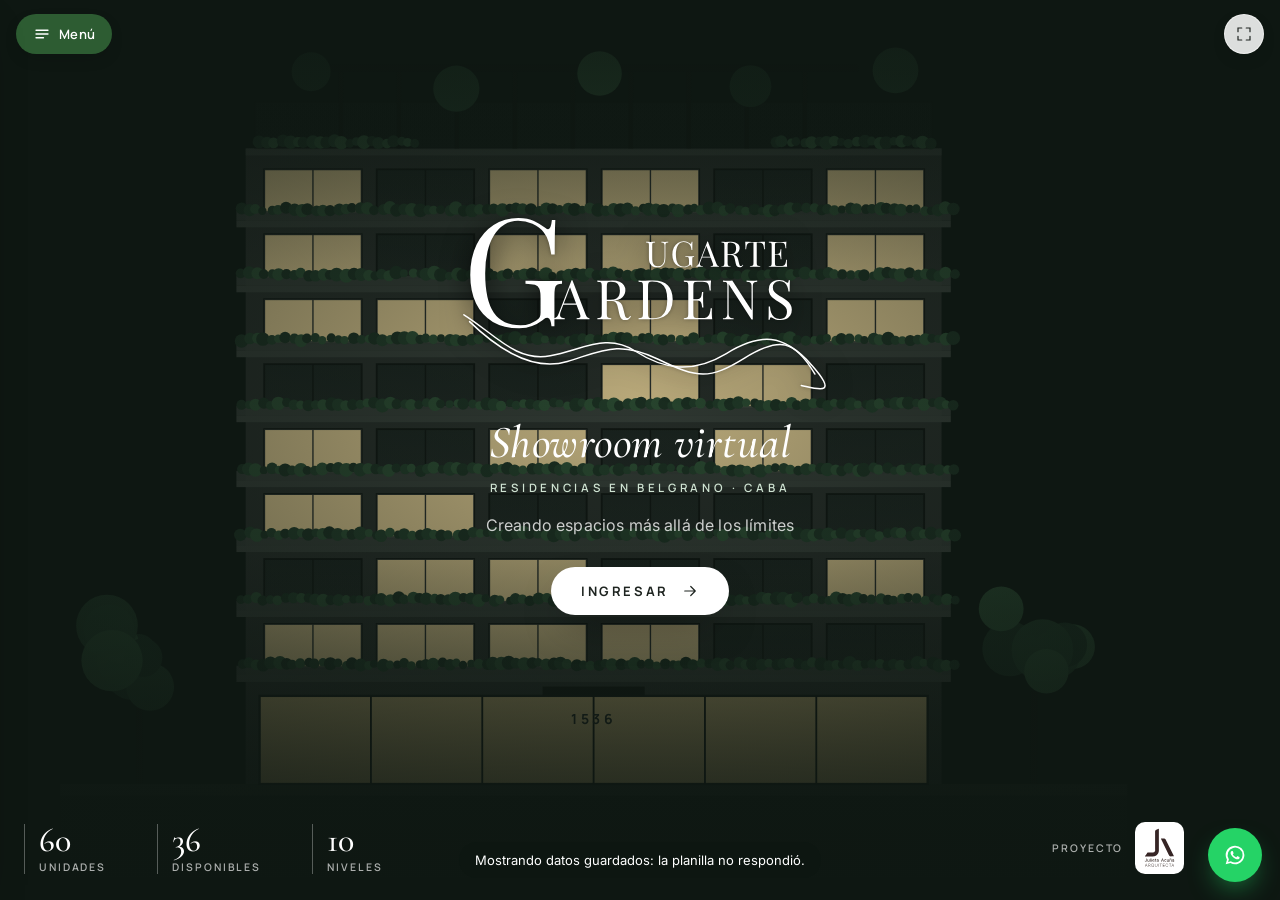
<file: index.html>
<!DOCTYPE html>
<html lang="es" data-modo="dia">
<head>
<meta charset="UTF-8">
<meta name="viewport" content="width=device-width, initial-scale=1, viewport-fit=cover">
<title>Ugarte City Gardens — Showroom Virtual</title>
<meta name="description" content="Showroom virtual de Ugarte City Gardens, Manuel Ugarte 1536, Belgrano. Masterplan, unidades piso por piso, recorrido 360° y disponibilidad.">
<meta name="theme-color" content="#0E1712">
<link rel="preconnect" href="https://fonts.googleapis.com">
<link rel="preconnect" href="https://fonts.gstatic.com" crossorigin>
<link href="https://fonts.googleapis.com/css2?family=Cormorant+Garamond:wght@500;600&family=Manrope:wght@500;600;700;800&family=Inter:wght@400;500;600&display=swap" rel="stylesheet">
<link rel="stylesheet" href="assets/css/showroom.css">
</head>
<body>
<div id="app">

  <!-- ===================== BARRA COMÚN ===================== -->
  <header class="barra" id="barra">
    <div class="barra-izq">
      <button class="pill" id="btnMenu" aria-label="Abrir menú" aria-expanded="false" aria-controls="menu">
        <svg viewBox="0 0 24 24" aria-hidden="true"><path d="M4 7h16M4 12h16M4 17h10" stroke="currentColor" stroke-width="1.7" stroke-linecap="round"/></svg>
        <span>Menú</span>
      </button>
      <button class="redondo" id="btnQR" aria-label="Código QR para compartir" aria-expanded="false" aria-controls="qrPop">
        <svg viewBox="0 0 24 24" aria-hidden="true"><path d="M4 4h6v6H4zM14 4h6v6h-6zM4 14h6v6H4z" fill="none" stroke="currentColor" stroke-width="1.5"/><path d="M14 14h2.5v2.5H14zM17.5 17.5H20V20h-2.5zM17.5 14H20M14 17.5V20" fill="none" stroke="currentColor" stroke-width="1.5"/></svg>
      </button>
      <button class="redondo" id="btnVolver" aria-label="Volver" hidden>
        <svg viewBox="0 0 24 24" aria-hidden="true"><path d="M10 6l-6 6 6 6M4 12h16" fill="none" stroke="currentColor" stroke-width="1.7" stroke-linecap="round" stroke-linejoin="round"/></svg>
      </button>
      <button class="pill claro" id="btnFicha" hidden>
        <svg viewBox="0 0 24 24" aria-hidden="true"><circle cx="12" cy="12" r="8.5" fill="none" stroke="currentColor" stroke-width="1.5"/><path d="M12 11v5M12 8h.01" stroke="currentColor" stroke-width="1.8" stroke-linecap="round"/></svg>
        <span>Ficha técnica</span>
      </button>
    </div>

    <div class="barra-centro">
      <div class="segmento" id="diaNoche" role="group" aria-label="Ver de día o de noche" hidden>
        <button data-modo="dia" aria-pressed="true">Día</button>
        <button data-modo="noche" aria-pressed="false">Noche</button>
      </div>
      <button class="pill claro" id="btnVolverPisos" hidden>Volver a pisos</button>
    </div>

    <div class="barra-der">
      <button class="redondo" id="btnPantalla" aria-label="Pantalla completa">
        <svg viewBox="0 0 24 24" aria-hidden="true"><path d="M4 9V4h5M20 9V4h-5M4 15v5h5M20 15v5h-5" fill="none" stroke="currentColor" stroke-width="1.6" stroke-linecap="round"/></svg>
      </button>
    </div>
  </header>

  <!-- QR -->
  <div class="qr-pop" id="qrPop" role="dialog" aria-label="Compartir con código QR" hidden>
    <div class="qr-caja" id="qrCaja"></div>
    <p class="qr-txt">Escaneá para abrir el showroom</p>
    <p class="qr-url" id="qrUrl"></p>
    <div class="qr-acc">
      <button class="pill claro" id="qrCopiar">Copiar link</button>
      <button class="pill" id="qrCompartir" hidden>Compartir</button>
    </div>
  </div>

  <!-- Marca (en las vistas inmersivas) -->
  <div class="marca" id="marca" hidden>
    <div class="marca-logo"><img class="logo-dia" src="assets/img/logo-ugarte-gardens-verde.svg" alt="Ugarte Gardens"><img class="logo-noche" src="assets/img/logo-ugarte-gardens-blanco.svg" alt=""></div>
    <div class="marca-tag" id="marcaTag"></div>
  </div>

  <main>
  <!-- ===================== INICIO ===================== -->
  <section class="vista inmersiva" id="vista-inicio" aria-label="Inicio">
    <div class="fondo" id="inicioFondo"></div>
    <div class="velo-inicio"></div>
    <div class="inicio">
      <img class="inicio-logo" src="assets/img/logo-ugarte-gardens-blanco.svg" alt="Ugarte City Gardens" width="676" height="328">
      <h1>Showroom virtual</h1>
      <p class="inicio-sobre">Residencias en Belgrano · CABA</p>
      <p class="inicio-lema" id="inicioLema">Creando espacios más allá de los límites</p>
      <a class="ingresar" href="#masterplan">Ingresar
        <svg viewBox="0 0 24 24" aria-hidden="true"><path d="M5 12h14M13 6l6 6-6 6" fill="none" stroke="currentColor" stroke-width="1.6" stroke-linecap="round" stroke-linejoin="round"/></svg>
      </a>
    </div>
    <div class="inicio-pie">
      <dl class="inicio-datos" id="inicioDatos"></dl>
      <div class="inicio-firma">
        <span>Proyecto</span>
        <img src="assets/img/logo-julieta-acuna.svg" alt="Julieta Acuña, arquitecta">
      </div>
    </div>
  </section>

  <!-- ===================== MASTERPLAN (EXTERIOR) ===================== -->
  <section class="vista inmersiva" id="vista-masterplan" aria-label="Masterplan">
    <div class="escena" id="escenaExterior">
      <div class="lienzo" id="lienzoExt"><div class="lienzo-mov" id="movExt"><div class="exterior" id="exterior"></div></div></div>
    </div>
    <div class="atajos" id="atajos">
      <a href="#pisos">Ver pisos</a>
      <a href="#amenities">Amenities</a>
      <a href="#ubicacion">Ubicación</a>
    </div>
    <p class="ayuda" id="ayudaExt">Tocá un piso del edificio para ver sus unidades</p>
    <div class="zoom" data-lienzo="Ext">
      <button data-z="+" aria-label="Acercar">+</button>
      <button data-z="-" aria-label="Alejar">−</button>
    </div>
  </section>

  <!-- ===================== PISOS ===================== -->
  <section class="vista inmersiva" id="vista-pisos" aria-label="Unidades por piso">
    <div class="escena">
      <div class="lienzo" id="lienzoPlano" aria-label="Planta del piso. Arrastrá para mover y pellizcá o usá la rueda para hacer zoom.">
        <div class="lienzo-mov" id="movPlano">
          <svg id="plano" xmlns="http://www.w3.org/2000/svg" preserveAspectRatio="xMidYMid meet"></svg>
        </div>
      </div>
    </div>

    <nav class="riel" id="riel" aria-label="Elegir piso"></nav>

    <ul class="leyenda" aria-label="Referencias">
      <li><i class="d"></i>Disponible</li><li><i class="r"></i>Reservada</li><li><i class="v"></i>Vendida</li>
    </ul>

    <aside class="tarjeta" id="tarjeta" aria-live="polite" hidden></aside>

    <div class="zoom" data-lienzo="Plano">
      <button data-z="+" aria-label="Acercar">+</button>
      <button data-z="-" aria-label="Alejar">−</button>
      <button data-z="0" aria-label="Ver planta completa">
        <svg viewBox="0 0 24 24" aria-hidden="true"><path d="M4 9V4h5M20 9V4h-5M4 15v5h5M20 15v5h-5" fill="none" stroke="currentColor" stroke-width="1.6"/></svg>
      </button>
    </div>
  </section>

  <!-- ===================== UNIDAD MODELO ===================== -->
  <section class="vista inmersiva" id="vista-unidad" aria-label="Unidad">
    <div class="escena" id="unidadPanel"></div>
    <nav class="paneles" id="paneles" aria-label="Contenido de la unidad">
      <button data-panel="galeria">Galería</button>
      <button data-panel="vistas">Vistas</button>
      <button data-panel="plano">Plano 3D</button>
      <button data-panel="tour">Tour 360°</button>
      <button data-panel="terminaciones">Terminaciones</button>
      <button data-panel="comparador">Comparador</button>
    </nav>
  </section>

  <!-- ===================== SECCIONES DEL MENÚ ===================== -->
  <section class="vista seccion" id="vista-amenities" aria-labelledby="t-amen"></section>
  <section class="vista seccion" id="vista-obra" aria-labelledby="t-obra"></section>
  <section class="vista seccion" id="vista-financiacion" aria-labelledby="t-fin"></section>
  <section class="vista seccion" id="vista-ubicacion" aria-labelledby="t-ubi"></section>
  <section class="vista seccion" id="vista-contacto" aria-labelledby="t-con"></section>
  </main>

  <!-- ===================== MENÚ ===================== -->
  <div class="velo" id="velo" hidden></div>
  <aside class="menu" id="menu" aria-label="Menú" aria-hidden="true" inert>
    <div class="menu-cab">
      <div class="marca-logo oscuro"><img src="assets/img/logo-ugarte-gardens-verde.svg" alt="Ugarte Gardens"></div>
      <button class="redondo suave" id="cerrarMenu" aria-label="Cerrar menú">
        <svg viewBox="0 0 24 24" aria-hidden="true"><path d="M6 6l12 12M18 6L6 18" stroke="currentColor" stroke-width="1.7" stroke-linecap="round"/></svg>
      </button>
    </div>
    <p class="menu-dir" id="menuDir">Manuel Ugarte 1536 · Belgrano, CABA</p>
    <nav class="menu-lista" id="menuLista">
      <a href="#inicio">Inicio</a>
      <a href="#masterplan">Masterplan</a>
      <a href="#pisos">Unidades / Pisos</a>
      <a href="#unidad">Unidad modelo</a>
      <a href="#amenities">Amenities</a>
      <a href="#obra">Avances de obra</a>
      <a href="#financiacion">Financiación</a>
      <a href="#ubicacion">Ubicación</a>
      <a href="#contacto">Contacto</a>
    </nav>
    <div class="menu-pie">
      <div class="menu-redes" id="menuRedes"></div>
      <div class="menu-firma"><span>Proyecto a cargo de</span><img src="assets/img/logo-julieta-acuna.svg" alt="Julieta Acuña, arquitecta"></div>
    </div>
  </aside>

  <!-- ===================== FICHA TÉCNICA ===================== -->
  <dialog class="ficha" id="ficha" aria-labelledby="fichaTitulo">
    <div class="ficha-cab">
      <div><p class="sobre">Ficha técnica</p><h2 id="fichaTitulo">Unidad —</h2></div>
      <button class="redondo suave" data-cerrar aria-label="Cerrar">
        <svg viewBox="0 0 24 24" aria-hidden="true"><path d="M6 6l12 12M18 6L6 18" stroke="currentColor" stroke-width="1.7" stroke-linecap="round"/></svg>
      </button>
    </div>
    <div class="ficha-cuerpo" id="fichaCuerpo"></div>
  </dialog>

  <a class="wa-flotante" id="waFlotante" target="_blank" rel="noopener" aria-label="Escribir por WhatsApp" hidden>
    <svg viewBox="0 0 24 24" aria-hidden="true"><path fill="currentColor" d="M17.6 6.32A7.85 7.85 0 0 0 12.05 4C7.62 4 4 7.6 4 12a7.9 7.9 0 0 0 1.1 4.02L4 20l4.1-1.07A8 8 0 0 0 12.05 20c4.4 0 8-3.6 8-8a7.87 7.87 0 0 0-2.45-5.68zM12.05 18.4a6.4 6.4 0 0 1-3.27-.9l-.23-.14-2.44.64.65-2.37-.15-.24A6.4 6.4 0 1 1 18.5 12a6.44 6.44 0 0 1-6.45 6.4zm3.5-4.8c-.19-.1-1.13-.56-1.3-.62-.18-.07-.3-.1-.43.1-.13.19-.5.62-.6.75-.12.13-.23.14-.42.05-.19-.1-.81-.3-1.54-.95-.57-.5-.95-1.13-1.06-1.32-.11-.19-.01-.3.08-.39.09-.08.19-.22.29-.33.1-.11.13-.19.19-.32.06-.13.03-.24-.01-.33-.05-.1-.43-1.03-.59-1.41-.15-.37-.31-.32-.43-.33h-.36a.7.7 0 0 0-.5.24c-.18.19-.67.65-.67 1.6 0 .94.69 1.85.78 1.98.1.13 1.35 2.06 3.27 2.89.46.2.81.31 1.09.4.46.15.88.13 1.21.08.37-.06 1.13-.46 1.29-.91.16-.45.16-.83.11-.91-.05-.08-.17-.13-.36-.22z"/></svg>
  </a>

  <div class="aviso" id="aviso" role="status" hidden></div>
</div>

<script src="assets/vendor/qrcode-generator-1.4.4.js"></script>
<script src="assets/js/config.js"></script>
<script src="assets/js/datos.js"></script>
<script src="assets/js/app.js"></script>
</body>
</html>
</file>
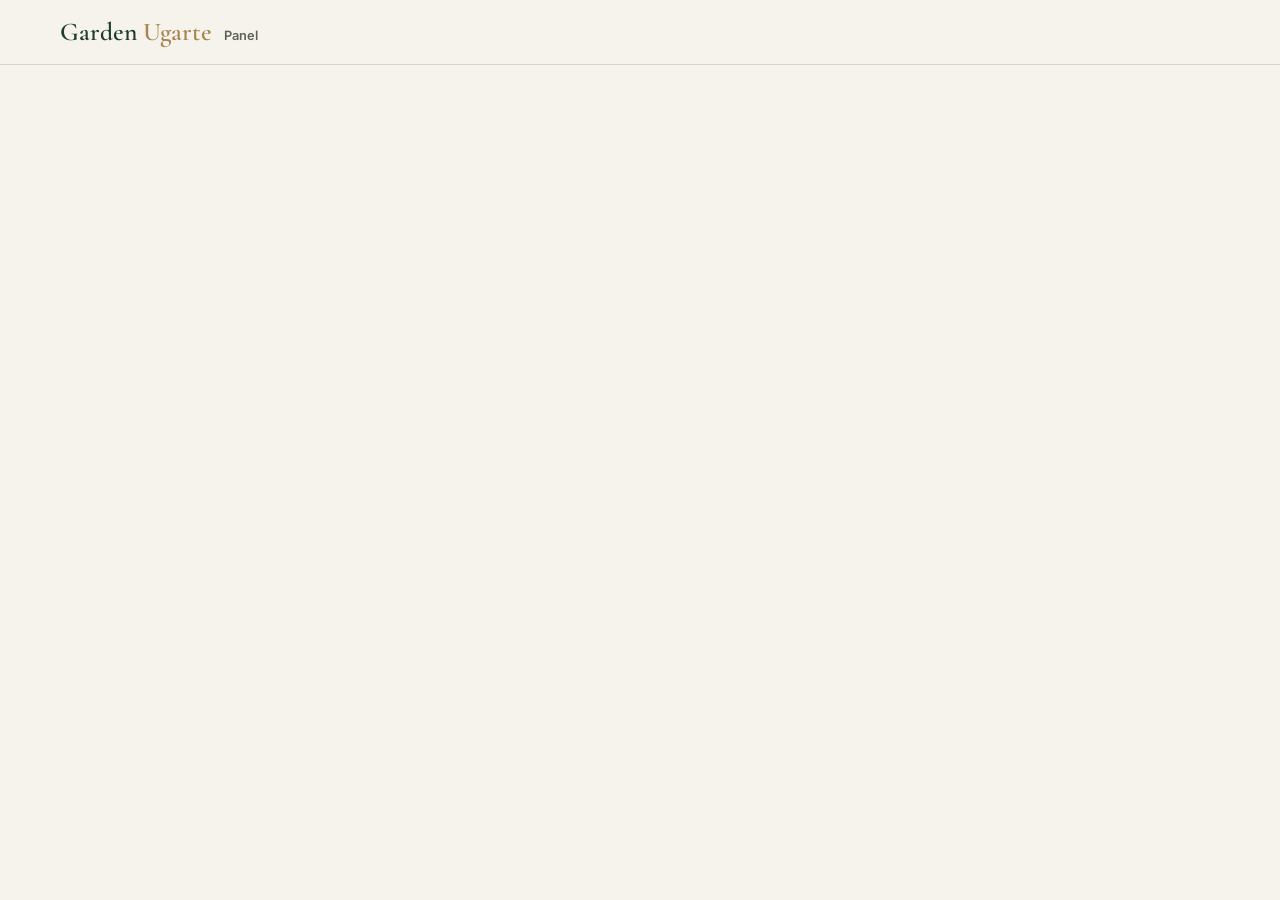
<file: admin.html>
<!doctype html>
<html lang="es">
<head>
  <meta charset="utf-8">
  <meta name="viewport" content="width=device-width, initial-scale=1">
  <meta name="robots" content="noindex, nofollow">
  <title>Panel · Garden Ugarte</title>
  <link rel="preconnect" href="https://fonts.googleapis.com">
  <link rel="preconnect" href="https://fonts.gstatic.com" crossorigin>
  <link href="https://fonts.googleapis.com/css2?family=Cormorant+Garamond:wght@500;600&family=Inter:wght@400;500;600&display=swap" rel="stylesheet">
  <link rel="stylesheet" href="assets/css/styles.css">
</head>
<body class="admin">
  <header class="barra">
    <div class="contenedor barra__fila">
      <a href="index.html" class="marca">Garden <span>Ugarte</span> <small>Panel</small></a>
      <div class="admin__sesion" id="sesion" hidden>
        <span id="sesion-email"></span>
        <button class="boton boton--chico boton--claro" id="salir">Salir</button>
      </div>
    </div>
  </header>

  <main class="contenedor admin__main">
    <p class="aviso" id="aviso-demo" hidden>
      Modo demostración: la base de datos todavía no está conectada. Podés probar el panel, pero los cambios no se guardan.
    </p>

    <!-- Ingreso -->
    <section id="vista-login" class="admin__login" hidden>
      <h1>Ingresar al panel</h1>
      <form id="form-login" class="formulario">
        <label>Email <input name="email" type="email" required autocomplete="username"></label>
        <label>Contraseña <input name="password" type="password" required autocomplete="current-password"></label>
        <button class="boton" type="submit">Ingresar</button>
        <p class="formulario__estado" id="login-estado" role="status"></p>
      </form>
    </section>

    <!-- Panel -->
    <section id="vista-panel" hidden>
      <div class="pestanas" role="tablist">
        <button role="tab" class="pestana activa" data-pestana="unidades" aria-selected="true">Unidades</button>
        <button role="tab" class="pestana" data-pestana="bandeja" aria-selected="false">Bandeja <span class="contador" id="contador-no-leidos" hidden></span></button>
      </div>

      <!-- Unidades -->
      <div id="pestana-unidades" class="pestana__panel">
        <div class="seccion__cabecera">
          <h2>Disponibilidad de unidades</h2>
          <button class="boton boton--chico" id="nueva-unidad">+ Nueva unidad</button>
        </div>
        <p class="ayuda">Cambiá el estado desde la lista: el sitio público se actualiza al instante. Usá “Editar” para cambiar precio, superficies u otros datos.</p>
        <div class="tabla-envoltura">
          <table class="tabla" id="tabla-admin">
            <thead>
              <tr><th>Unidad</th><th>Piso</th><th>Tipo</th><th>Sup. total</th><th>Precio USD</th><th>Estado</th><th>Actualizado</th><th></th></tr>
            </thead>
            <tbody></tbody>
          </table>
        </div>
      </div>

      <!-- Bandeja -->
      <div id="pestana-bandeja" class="pestana__panel" hidden>
        <div class="seccion__cabecera">
          <h2>Propuestas y opiniones</h2>
          <div class="filtros">
            <label>Mostrar
              <select id="filtro-bandeja">
                <option value="todos">Todos</option>
                <option value="no-leidos">No leídos</option>
                <option value="consulta">Consultas</option>
                <option value="propuesta">Propuestas</option>
                <option value="opinion">Opiniones</option>
              </select>
            </label>
            <button class="boton boton--chico boton--claro" id="exportar">Exportar CSV</button>
          </div>
        </div>
        <ul class="bandeja" id="bandeja"></ul>
      </div>
    </section>
  </main>

  <!-- Editor de unidad -->
  <dialog id="dialogo-unidad" class="dialogo">
    <form id="form-unidad" class="formulario" method="dialog">
      <h2 id="dialogo-titulo">Unidad</h2>
      <div class="formulario__fila">
        <label>Código* <input name="codigo" required maxlength="20" placeholder="3B"></label>
        <label>Piso* <input name="piso" type="number" required min="0" max="99" placeholder="0 = PB"></label>
      </div>
      <div class="formulario__fila">
        <label>Tipo*
          <select name="tipo" required>
            <option>monoambiente</option>
            <option>1 dormitorio</option>
            <option>2 dormitorios</option>
            <option>3 dormitorios</option>
            <option>local comercial</option>
          </select>
        </label>
        <label>Ambientes <input name="ambientes" type="number" min="1" max="10"></label>
      </div>
      <div class="formulario__fila">
        <label>Sup. cubierta (m²) <input name="superficie_cubierta" type="number" step="0.01" min="0"></label>
        <label>Sup. total (m²) <input name="superficie_total" type="number" step="0.01" min="0"></label>
      </div>
      <div class="formulario__fila">
        <label>Orientación <input name="orientacion" maxlength="60" placeholder="Frente / Norte"></label>
        <label>Precio USD <input name="precio_usd" type="number" step="1" min="0" placeholder="Vacío = Consultar"></label>
      </div>
      <div class="formulario__fila">
        <label>Estado
          <select name="estado">
            <option value="disponible">Disponible</option>
            <option value="reservada">Reservada</option>
            <option value="vendida">Vendida</option>
          </select>
        </label>
        <label>Link al plano <input name="plano_url" type="url" maxlength="500"></label>
      </div>
      <label>Notas internas <textarea name="notas" rows="2" maxlength="1000"></textarea></label>
      <p class="formulario__estado" id="unidad-estado" role="status"></p>
      <div class="dialogo__acciones">
        <button type="button" class="boton boton--peligro boton--chico" id="borrar-unidad">Borrar</button>
        <span></span>
        <button type="button" class="boton boton--claro" id="cancelar-unidad">Cancelar</button>
        <button type="submit" class="boton" value="guardar">Guardar</button>
      </div>
    </form>
  </dialog>

  <script type="module" src="assets/js/admin.js"></script>
</body>
</html>
</file>
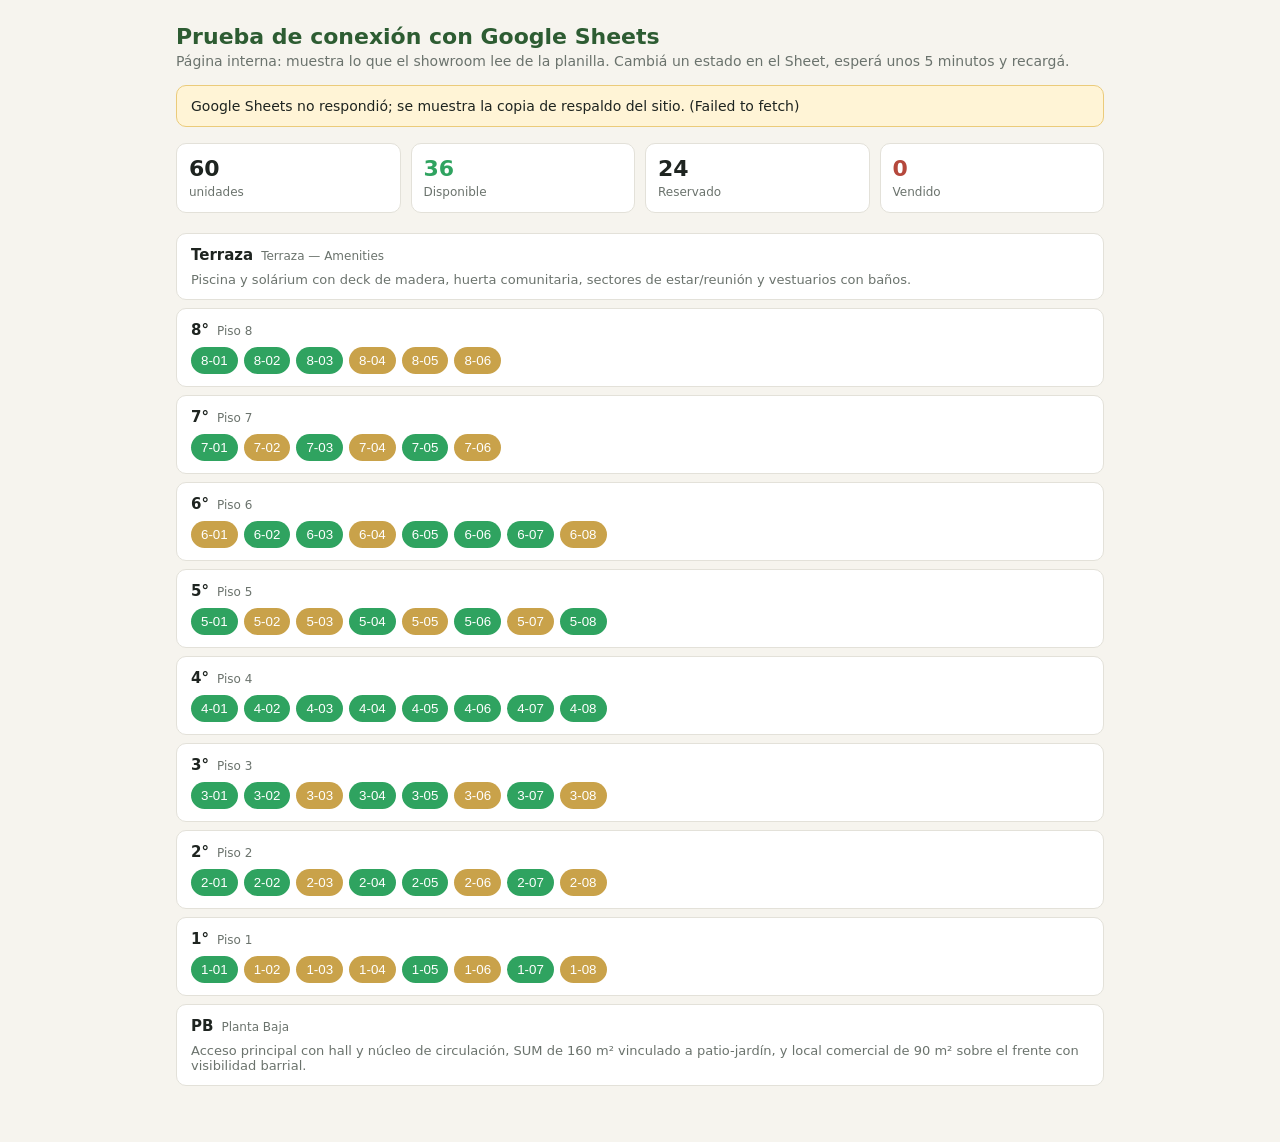
<file: prueba-datos.html>
<!DOCTYPE html>
<html lang="es">
<head>
<meta charset="UTF-8">
<meta name="viewport" content="width=device-width, initial-scale=1">
<title>Prueba de datos — Showroom Ugarte City Gardens</title>
<meta name="robots" content="noindex">
<style>
  :root{--verde:#2D5C32;--disp:#2FA360;--res:#C9A24A;--vend:#B5483C;--crema:#F6F4EE;--tinta:#1E2420;--gris:#6B736D;--linea:#E3E1D9}
  *{box-sizing:border-box} body{margin:0;font-family:Inter,system-ui,-apple-system,"Segoe UI",sans-serif;background:var(--crema);color:var(--tinta)}
  main{max-width:960px;margin:0 auto;padding:24px 16px 48px}
  h1{font-size:22px;margin:0 0 4px;color:var(--verde)} p.sub{margin:0 0 16px;color:var(--gris);font-size:14px}
  .estado{padding:12px 14px;border-radius:10px;font-size:14px;margin-bottom:16px;background:#fff;border:1px solid var(--linea)}
  .estado.ok{border-color:#9FD3B2;background:#EAF6EE} .estado.aviso{border-color:#EBCB7A;background:#FFF4D6}
  .kpis{display:grid;grid-template-columns:repeat(auto-fit,minmax(130px,1fr));gap:10px;margin-bottom:20px}
  .kpi{background:#fff;border:1px solid var(--linea);border-radius:10px;padding:12px} .kpi b{display:block;font-size:22px}
  .kpi span{font-size:12px;color:var(--gris)}
  .piso{background:#fff;border:1px solid var(--linea);border-radius:10px;padding:12px 14px;margin-bottom:8px}
  .piso h2{font-size:15px;margin:0 0 8px;display:flex;gap:8px;align-items:baseline} .piso h2 small{color:var(--gris);font-weight:400;font-size:12px}
  .chips{display:flex;flex-wrap:wrap;gap:6px}
  .chip{border:0;border-radius:999px;padding:6px 10px;font:600 12px inherit;color:#fff;cursor:pointer}
  .Disponible{background:var(--disp)} .Reservado{background:var(--res)} .Vendido{background:var(--vend)}
  .desc{font-size:13px;color:var(--gris);margin:0}
  dialog{border:0;border-radius:14px;padding:20px;max-width:360px;width:calc(100% - 32px)} dialog::backdrop{background:rgba(0,0,0,.35)}
  dialog h3{margin:0 0 6px} .fila{display:flex;justify-content:space-between;padding:5px 0;border-bottom:1px solid var(--linea);font-size:14px}
  dialog button{margin-top:14px;width:100%;padding:10px;border:0;border-radius:8px;background:var(--verde);color:#fff;font:600 14px inherit}
</style>
</head>
<body>
<main>
  <h1>Prueba de conexión con Google Sheets</h1>
  <p class="sub">Página interna: muestra lo que el showroom lee de la planilla. Cambiá un estado en el Sheet, esperá unos 5 minutos y recargá.</p>
  <div id="estado" class="estado">Cargando datos…</div>
  <div id="kpis" class="kpis"></div>
  <div id="pisos"></div>
</main>
<dialog id="ficha"><div id="fichaCuerpo"></div><button onclick="this.closest('dialog').close()">Cerrar</button></dialog>
<script src="assets/js/config.js"></script>
<script src="assets/js/datos.js"></script>
<script>
  const usd = n => n == null ? "—" : "USD " + n.toLocaleString("es-AR");
  const esc = s => String(s ?? "").replace(/[&<>"]/g, c => ({"&":"&amp;","<":"&lt;",">":"&gt;",'"':"&quot;"}[c]));
  Showroom.cargarDatos().then(d => {
    const e = document.getElementById("estado");
    const textos = {
      sheet: ["ok", "Conectado a Google Sheets. Datos leídos ahora."],
      cache: ["aviso", "Google Sheets no respondió; se muestra la última copia guardada en este navegador."],
      respaldo: ["aviso", "Google Sheets no respondió; se muestra la copia de respaldo del sitio."]
    }[d.origen];
    e.className = "estado " + textos[0]; e.textContent = textos[1] + (d.error ? " (" + d.error + ")" : "");
    const c = { Disponible: 0, Reservado: 0, Vendido: 0 };
    d.unidades.forEach(u => c[u.estado]++);
    document.getElementById("kpis").innerHTML =
      `<div class="kpi"><b>${d.unidades.length}</b><span>unidades</span></div>` +
      Object.entries(c).map(([k, v]) => `<div class="kpi"><b style="color:var(--${k.slice(0,4).toLowerCase()})">${v}</b><span>${k}</span></div>`).join("");
    document.getElementById("pisos").innerHTML = [...d.pisos].reverse().map(p => `
      <section class="piso"><h2>${esc(p.etiqueta)} <small>${esc(p.titulo)}</small></h2>
      ${p.unidades.length ? `<div class="chips">${p.unidades.map(u => `<button class="chip ${u.estado}" data-c="${esc(u.codigo)}">${esc(u.codigo)}</button>`).join("")}</div>`
                          : `<p class="desc">${esc(p.descripcion)}</p>`}</section>`).join("");
    document.getElementById("pisos").addEventListener("click", ev => {
      const b = ev.target.closest(".chip"); if (!b) return;
      const u = d.unidades.find(x => x.codigo === b.dataset.c);
      const filas = [["Tipo", u.tipo], ["Piso", u.piso], ["Estado", u.estado],
        ["Precio", u.mostrarPrecio ? usd(u.precio) : "Consultar"], ["Superficie total", u.m2_total + " m²"],
        ["Cubierta / balcón", `${u.m2_cubiertos} / ${u.m2_balcon} m²`], ["Ambientes", u.ambientes],
        ["Dormitorios", u.dormitorios], ["Baños", u.banos]]
        .concat(u.ambientesDetalle.map(a => [a.ambiente, a.m2 != null ? a.m2 + " m²" : "—"]));
      document.getElementById("fichaCuerpo").innerHTML = `<h3>Unidad ${esc(u.codigo)}</h3>` +
        filas.map(([k, v]) => `<div class="fila"><span>${esc(k)}</span><b>${esc(v)}</b></div>`).join("");
      document.getElementById("ficha").showModal();
    });
  });
</script>
</body>
</html>
</file>
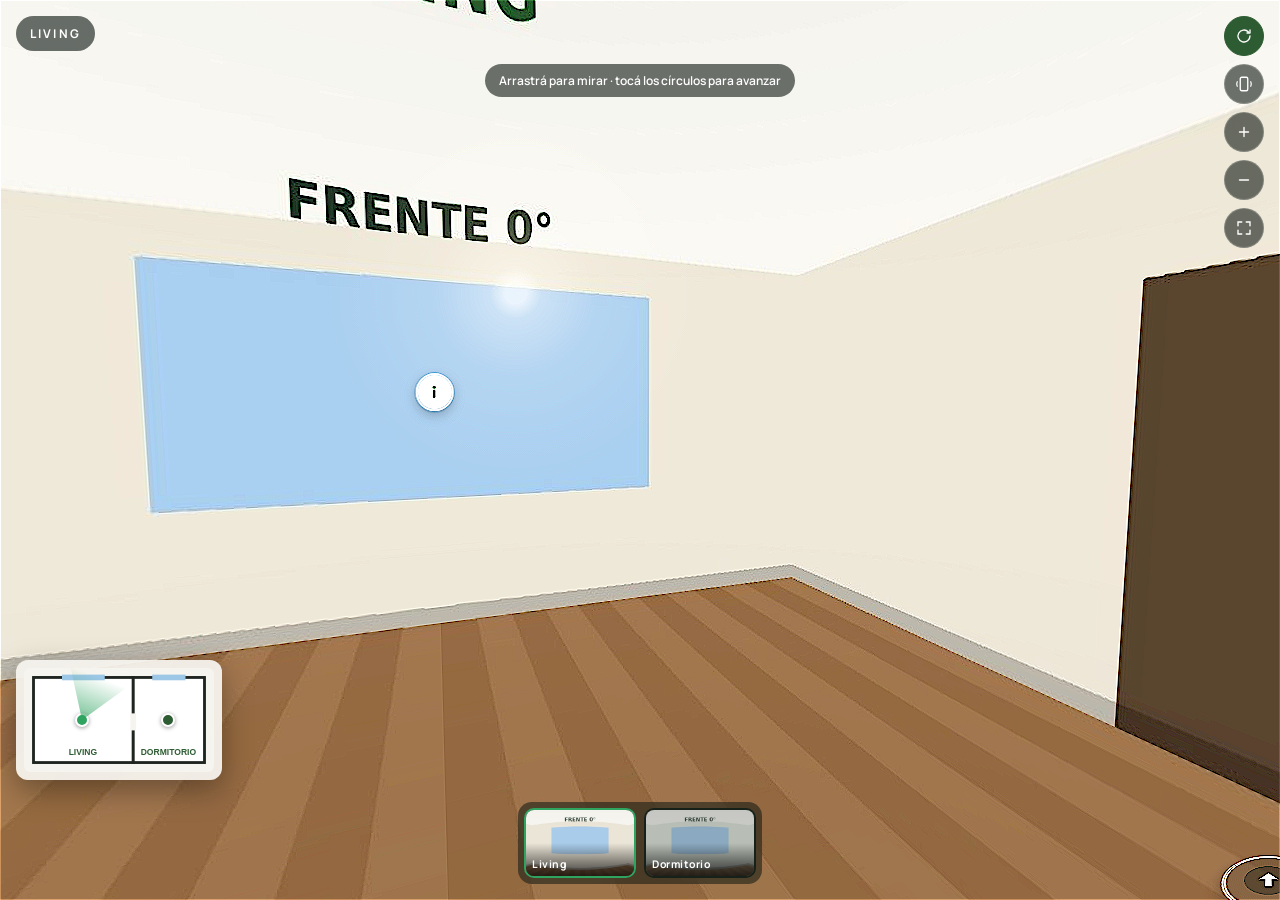
<file: tour.html>
<!DOCTYPE html>
<html lang="es">
<head>
<meta charset="UTF-8">
<meta name="viewport" content="width=device-width, initial-scale=1, viewport-fit=cover">
<title>Recorrido 360° · Ugarte City Gardens</title>
<meta name="robots" content="noindex">
<link rel="preconnect" href="https://fonts.googleapis.com"><link rel="preconnect" href="https://fonts.gstatic.com" crossorigin>
<link href="https://fonts.googleapis.com/css2?family=Manrope:wght@500;600;700&family=Inter:wght@400;500&display=swap" rel="stylesheet">
<link rel="stylesheet" href="assets/vendor/pannellum/pannellum.css">
<link rel="stylesheet" href="assets/css/tour360.css">
<style>html,body{margin:0;height:100%;background:#0E1712}#tour{position:fixed;inset:0}
.t360-error{position:fixed;inset:0;display:grid;place-items:center;color:#DDEBD8;font:500 15px Inter,sans-serif;text-align:center;padding:24px}</style>
</head>
<body>
<div id="tour"></div>
<script src="assets/vendor/pannellum/pannellum.js"></script>
<script src="assets/js/tour360.js"></script>
<script>
(function () {
  var q = new URLSearchParams(location.search), id = (q.get("t") || "ejemplo").replace(/[^a-z0-9_-]/gi, "");
  var opc = { base: "assets/tours/" + id + "/" };
  if (q.get("entrada") === "0") opc.entrada = false;
  if (q.get("incrustado") === "1") document.getElementById("tour").classList.add("t360-incrustado");
  Tour360.crear(document.getElementById("tour"), "data/tours/" + id + ".json", opc).then(function (t) { window.__tour = t; }).catch(function (e) {
    document.getElementById("tour").innerHTML = '<div class="t360-error">El recorrido todavía no está disponible.</div>';
    console.error(e);
  });
})();
</script>
</body>
</html>
</file>
<file: assets/css/showroom.css>
/* =========================================================
   SHOWROOM VIRTUAL — Ugarte City Gardens
   Experiencia inmersiva a pantalla completa (como el index
   original): Inicio → Masterplan → Pisos → Unidad.
   Paleta: verde bosque del proyecto, verde de "Disponible",
   ocre, terracota, crema y tinta. Día / noche cambia la escena.
   ========================================================= */
:root{
  --bosque:#2D5C32;
  --bosque-2:#234828;
  --profundo:#0E1712;          /* fondo de las vistas inmersivas */
  --disp:#2FA360;
  --res:#C9A24A;
  --vend:#B5483C;
  --crema:#F6F4EE;
  --papel:#FBFAF6;
  --tinta:#1E2420;
  --tinta-2:#5E665F;
  --linea:#E2DFD6;
  --vidrio:rgba(255,255,255,.86);
  --vidrio-borde:rgba(255,255,255,.55);
  --vidrio-tinta:#1E2420;
  --escena-a:#E6ECE3;          /* cielo de día */
  --escena-b:#F4F2EA;
  --sombra:0 18px 44px -18px rgba(8,14,10,.45);
  --sombra-s:0 6px 18px -8px rgba(8,14,10,.35);
  --titulo:"Cormorant Garamond","Times New Roman",serif;
  --ui:"Manrope",system-ui,sans-serif;
  --texto:"Inter",system-ui,-apple-system,"Segoe UI",Roboto,sans-serif;
  --r:16px;
  color-scheme:light;
}
:root[data-modo="noche"]{
  --vidrio:rgba(17,26,20,.78);
  --vidrio-borde:rgba(255,255,255,.12);
  --vidrio-tinta:#EEF1EC;
  --escena-a:#0A110D;
  --escena-b:#16211A;
}

*{box-sizing:border-box}
html,body{margin:0;height:100%}
body{font-family:var(--texto);background:var(--profundo);color:var(--tinta);-webkit-font-smoothing:antialiased;overflow:hidden}
button{font:inherit;color:inherit;cursor:pointer}
a{color:inherit}
:focus-visible{outline:2px solid var(--disp);outline-offset:3px}
[hidden]{display:none !important}
svg{display:block}
#app{position:fixed;inset:0}
main{position:absolute;inset:0}
.sobre{margin:0;font:600 11px var(--ui);letter-spacing:.18em;text-transform:uppercase;color:var(--bosque)}

/* =========================================================
   CONTROLES FLOTANTES (vidrio)
   ========================================================= */
.barra{position:absolute;z-index:30;top:0;left:0;right:0;display:flex;align-items:center;justify-content:space-between;gap:10px;
  padding:calc(14px + env(safe-area-inset-top,0px)) max(16px,env(safe-area-inset-right,0px)) 0 max(16px,env(safe-area-inset-left,0px));pointer-events:none}
.barra > *{pointer-events:auto}
.barra-izq,.barra-der{display:flex;gap:8px;align-items:center;flex:1}
.barra-der{justify-content:flex-end}
.barra-centro{display:flex;justify-content:center}
.pill,.redondo{display:inline-flex;align-items:center;justify-content:center;gap:8px;border:1px solid var(--vidrio-borde);
  background:var(--vidrio);color:var(--vidrio-tinta);backdrop-filter:blur(14px) saturate(1.2);-webkit-backdrop-filter:blur(14px) saturate(1.2);
  box-shadow:var(--sombra-s);transition:transform .18s,background .18s}
.pill{height:40px;padding:0 16px;border-radius:999px;font:600 13px var(--ui);letter-spacing:.02em;text-decoration:none;white-space:nowrap}
.redondo{width:40px;height:40px;border-radius:50%;flex:none}
.pill svg,.redondo svg{width:18px;height:18px}
.pill:hover,.redondo:hover{transform:translateY(-1px)}
.pill.oscuro,#btnMenu{background:var(--bosque);color:#fff;border-color:transparent}
#btnMenu:hover{background:var(--bosque-2)}
.redondo.suave{background:transparent;box-shadow:none;border-color:var(--linea);backdrop-filter:none;color:var(--tinta)}
.segmento{display:flex;padding:4px;border-radius:999px;background:var(--vidrio);border:1px solid var(--vidrio-borde);
  backdrop-filter:blur(14px);-webkit-backdrop-filter:blur(14px);box-shadow:var(--sombra-s)}
.segmento button{border:0;background:transparent;border-radius:999px;padding:7px 18px;font:600 13px var(--ui);color:var(--vidrio-tinta);opacity:.75}
.segmento button[aria-pressed="true"]{background:var(--bosque);color:#fff;opacity:1}

.marca{position:absolute;z-index:20;top:calc(66px + env(safe-area-inset-top,0px));left:max(16px,env(safe-area-inset-left,0px));display:flex;flex-direction:column;gap:6px;align-items:flex-start;pointer-events:none}
.marca-logo{font:800 13px var(--ui);letter-spacing:.22em;color:var(--vidrio-tinta);background:var(--vidrio);border:1px solid var(--vidrio-borde);
  backdrop-filter:blur(14px);-webkit-backdrop-filter:blur(14px);padding:9px 14px;border-radius:10px;box-shadow:var(--sombra-s)}
.marca-logo em{font-style:normal;font-weight:600;color:var(--disp)}
.marca-logo{display:flex;align-items:center;padding:8px 14px}
.marca-logo img{display:block;height:48px;width:auto}
.marca-logo .logo-noche{display:none}
:root[data-modo="noche"] .marca-logo:not(.oscuro) .logo-dia{display:none}
:root[data-modo="noche"] .marca-logo:not(.oscuro) .logo-noche{display:block}
.marca-logo.oscuro{background:none;border:0;box-shadow:none;padding:0;color:var(--tinta);backdrop-filter:none}
.marca-logo.oscuro img{height:48px}
.marca-logo.oscuro em{color:var(--bosque)}
.marca-tag{font:600 12px var(--ui);color:#fff;background:var(--bosque);padding:5px 11px;border-radius:999px;letter-spacing:.04em}
.marca-tag:empty{display:none}

.zoom{position:absolute;z-index:20;left:max(16px,env(safe-area-inset-left,0px));bottom:calc(20px + env(safe-area-inset-bottom,0px));display:flex;flex-direction:column;gap:8px}
.zoom button{width:40px;height:40px;border-radius:50%;border:1px solid var(--vidrio-borde);background:var(--vidrio);color:var(--vidrio-tinta);
  backdrop-filter:blur(14px);-webkit-backdrop-filter:blur(14px);box-shadow:var(--sombra-s);font-size:20px;line-height:1;display:grid;place-items:center}
.zoom button svg{width:17px;height:17px}

.wa-flotante{position:fixed;z-index:35;right:max(18px,env(safe-area-inset-right,0px));bottom:calc(18px + env(safe-area-inset-bottom,0px));width:54px;height:54px;border-radius:50%;
  background:#25D366;color:#fff;display:grid;place-items:center;box-shadow:0 12px 28px -10px rgba(37,211,102,.7);transition:transform .2s}
.wa-flotante svg{width:28px;height:28px}
.wa-flotante:hover{transform:scale(1.06)}

/* QR */
.qr-pop{position:absolute;z-index:40;top:calc(64px + env(safe-area-inset-top,0px));left:max(16px,env(safe-area-inset-left,0px));width:248px;padding:16px;border-radius:18px;
  background:#fff;color:var(--tinta);box-shadow:var(--sombra);text-align:center;animation:aparece .18s ease}
.qr-caja{padding:6px}
.qr-caja svg{width:100%;height:auto}
.qr-txt{margin:6px 0 2px;font:600 13px var(--ui)}
.qr-url{margin:0 0 12px;font-size:11.5px;color:var(--tinta-2);word-break:break-all}
.qr-acc{display:flex;gap:8px;justify-content:center}
.qr-acc .pill{height:36px;font-size:12.5px;box-shadow:none;border-color:var(--linea);background:#fff;color:var(--tinta)}
.qr-acc .pill:not(.claro){background:var(--bosque);color:#fff;border-color:transparent}
@keyframes aparece{from{opacity:0;transform:translateY(-6px)}}

.aviso{position:fixed;z-index:60;left:50%;transform:translateX(-50%);bottom:calc(22px + env(safe-area-inset-bottom,0px));max-width:calc(100vw - 120px);
  background:rgba(14,23,18,.92);color:#fff;font-size:13px;padding:10px 16px;border-radius:999px;box-shadow:var(--sombra);text-align:center}

/* =========================================================
   VISTAS
   ========================================================= */
.vista{position:absolute;inset:0;display:none}
.vista.activa{display:block;animation:entra .35s ease}
@keyframes entra{from{opacity:0}}
.inmersiva{background:radial-gradient(120% 90% at 50% 30%,var(--escena-b),var(--escena-a));transition:background .5s}
.escena{position:absolute;inset:0;overflow:hidden}
.lienzo{position:absolute;inset:0;touch-action:none;cursor:grab;overflow:hidden}
.lienzo.arrastrando{cursor:grabbing}
.lienzo-mov{position:absolute;inset:0;transform-origin:0 0;will-change:transform}
.pendiente{position:absolute;inset:0;display:grid;place-items:center;text-align:center;padding:24px}
.pendiente span{font:500 12.5px var(--ui);letter-spacing:.06em;color:var(--vidrio-tinta);background:var(--vidrio);border:1px solid var(--vidrio-borde);padding:9px 16px;border-radius:999px;backdrop-filter:blur(10px)}

/* ---------- Inicio ---------- */
#vista-inicio{background:var(--profundo)}
#vista-inicio .fondo{position:absolute;inset:0;background-size:cover;background-position:center}
#vista-inicio .fondo svg{position:absolute;inset:0;width:100%;height:100%}
.velo-inicio{position:absolute;inset:0;background:
  radial-gradient(70% 60% at 50% 45%,rgba(14,23,18,.25),rgba(14,23,18,.82) 100%),
  linear-gradient(180deg,rgba(14,23,18,.55),rgba(14,23,18,0) 30%,rgba(14,23,18,0) 60%,rgba(14,23,18,.9))}
.inicio{position:absolute;inset:0;display:flex;flex-direction:column;align-items:center;justify-content:center;text-align:center;color:#fff;padding:96px 20px 170px;gap:14px}
.inicio-logo{width:clamp(240px,30vw,420px);height:auto;margin-bottom:6px;filter:drop-shadow(0 2px 14px rgba(0,0,0,.55)) drop-shadow(0 0 2px rgba(0,0,0,.35))}
.inicio-sobre{margin:0;font:600 11.5px var(--ui);letter-spacing:.32em;text-transform:uppercase;color:#CFE3D2}
.inicio h1{margin:0;font:italic 500 clamp(28px,3.6vw,46px)/1.05 var(--titulo);letter-spacing:.01em;text-wrap:balance}
.inicio-lema{margin:6px 0 18px;font-size:16px;color:rgba(255,255,255,.78);letter-spacing:.01em}
.ingresar{display:inline-flex;align-items:center;gap:12px;padding:15px 30px;border-radius:999px;background:#fff;color:var(--tinta);text-decoration:none;
  font:700 13px var(--ui);letter-spacing:.2em;text-transform:uppercase;box-shadow:0 18px 40px -16px rgba(0,0,0,.6);transition:gap .2s,transform .2s}
.ingresar svg{width:18px;height:18px}
.ingresar:hover{gap:18px;transform:translateY(-2px)}
.inicio-pie{position:absolute;left:0;right:0;bottom:0;display:flex;align-items:flex-end;justify-content:space-between;gap:20px;
  padding:0 max(24px,env(safe-area-inset-right,0px)) calc(26px + env(safe-area-inset-bottom,0px)) max(24px,env(safe-area-inset-left,0px));color:#fff}
.inicio-datos{display:flex;gap:clamp(20px,4vw,56px);margin:0}
.inicio-datos div{display:flex;flex-direction:column;gap:2px;border-left:1px solid rgba(255,255,255,.3);padding-left:14px}
.inicio-datos dd{margin:0;font:500 34px/1 var(--titulo)}
.inicio-datos dt{font:600 10.5px var(--ui);letter-spacing:.18em;text-transform:uppercase;color:rgba(255,255,255,.66);order:2}
.inicio-firma{display:flex;align-items:center;gap:12px;margin-right:72px}
.inicio-firma span{font:600 10.5px var(--ui);letter-spacing:.18em;text-transform:uppercase;color:rgba(255,255,255,.66)}
.inicio-firma img{height:52px;width:auto;background:#fff;border-radius:10px;padding:6px 9px}

/* ---------- Masterplan ---------- */
.exterior{position:absolute;inset:0;display:grid;place-items:center;padding:110px 20px 40px}
.exterior > img{position:absolute;inset:0;width:100%;height:100%;object-fit:cover}
.exterior svg.edificio{height:100%;max-height:820px;width:auto;max-width:100%;overflow:visible}
.edificio .nivel{cursor:pointer}
.edificio .nivel .banda{fill:transparent;transition:fill .2s}
.edificio .nivel:hover .banda,.edificio .nivel:focus-visible .banda{fill:rgba(47,163,96,.22)}
.edificio .nivel .etq{opacity:0;transition:opacity .2s}
.edificio .nivel:hover .etq,.edificio .nivel:focus-visible .etq{opacity:1}
.edificio .nivel{outline:none}
.atajos{position:absolute;z-index:20;right:max(16px,env(safe-area-inset-right,0px));top:calc(78px + env(safe-area-inset-top,0px));display:flex;flex-direction:column;gap:8px;width:164px}
.atajos a{display:flex;align-items:center;justify-content:space-between;text-decoration:none;font:600 13px var(--ui);padding:11px 14px;border-radius:12px;
  background:var(--vidrio);color:var(--vidrio-tinta);border:1px solid var(--vidrio-borde);backdrop-filter:blur(14px);-webkit-backdrop-filter:blur(14px);box-shadow:var(--sombra-s)}
.atajos a::after{content:"›";font-size:18px;opacity:.6}
.atajos a:first-child{background:var(--bosque);color:#fff;border-color:transparent}
.ayuda{position:absolute;z-index:15;left:50%;transform:translateX(-50%);bottom:calc(24px + env(safe-area-inset-bottom,0px));margin:0;font:500 12.5px var(--ui);
  color:var(--vidrio-tinta);background:var(--vidrio);border:1px solid var(--vidrio-borde);padding:9px 16px;border-radius:999px;backdrop-filter:blur(10px);white-space:nowrap}

/* ---------- Pisos ---------- */
#vista-pisos{background:radial-gradient(120% 90% at 40% 40%,#F3F1EA,#E3E7DF)}
:root[data-modo="noche"] #vista-pisos{background:radial-gradient(120% 90% at 40% 40%,#18221B,#0B110D)}
#plano{width:100%;height:100%;padding:120px 150px 70px 90px}
#plano .hoja{fill:var(--papel);filter:drop-shadow(0 20px 30px rgba(14,23,18,.16))}
#plano .muro{fill:none;stroke:#2B312C;stroke-width:.5;stroke-linejoin:round}
#plano .nucleo{fill:#ECE9E1;stroke:#2B312C;stroke-width:.22}
#plano .eje{stroke:#B8B3A6;stroke-width:.1;stroke-dasharray:.6 .5}
#plano .rotulo{font:600 1.25px var(--ui);fill:#7A817B;text-anchor:middle;letter-spacing:.25px}
#plano .cajetin{font:600 1.05px var(--ui);fill:#7A817B;letter-spacing:.2px}
#plano .cajetin-t{font:500 2.1px var(--titulo);fill:#1E2420}
#plano .zona{fill:#F4F2EB;stroke:#2B312C;stroke-width:.22;transition:fill .15s}
#plano .u{cursor:pointer;outline:none}
#plano .u:hover .zona,#plano .u:focus-visible .zona{fill:#E6EFE3}
#plano .u.sel .zona{fill:#DCEAD9;stroke:var(--bosque);stroke-width:.45}
#plano .chip{fill:#fff;stroke:rgba(30,36,32,.12);stroke-width:.1;filter:drop-shadow(0 .3px .5px rgba(0,0,0,.18))}
#plano .u.sel .chip{fill:var(--bosque)}
#plano .u.sel .cod{fill:#fff}
#plano .pto{stroke:#fff;stroke-width:.18}
#plano .u.Disponible .pto{fill:var(--disp)}
#plano .u.Reservado .pto{fill:var(--res)}
#plano .u.Vendido .pto{fill:var(--vend)}
#plano .cod{font:700 1.3px var(--ui);fill:#1E2420}
#plano .amen{fill:var(--bosque);stroke:#fff;stroke-width:.25}
#plano .amen-t{font:600 1.3px var(--ui);fill:#1E2420;text-anchor:middle}
#plano.con-imagen .hoja,#plano.con-imagen .zona,#plano.con-imagen .muro,#plano.con-imagen .nucleo,#plano.con-imagen .eje,#plano.con-imagen .rotulo,#plano.con-imagen .cajetin,#plano.con-imagen .cajetin-t{display:none}

.riel{position:absolute;z-index:20;right:max(16px,env(safe-area-inset-right,0px));top:calc(74px + env(safe-area-inset-top,0px));bottom:calc(90px + env(safe-area-inset-bottom,0px));
  width:84px;display:flex;flex-direction:column;gap:2px;padding:8px;border-radius:20px;background:var(--vidrio);border:1px solid var(--vidrio-borde);
  backdrop-filter:blur(14px);-webkit-backdrop-filter:blur(14px);box-shadow:var(--sombra-s);overflow-y:auto}
.riel button{flex:1;min-height:38px;max-height:62px;border:0;background:transparent;border-radius:12px;display:flex;flex-direction:column;align-items:center;justify-content:center;gap:1px;color:var(--vidrio-tinta)}
.riel button b{font:700 15px var(--ui)}
.riel button small{font:500 9.5px var(--ui);opacity:.6;letter-spacing:.02em}
.riel button:hover{background:rgba(45,92,50,.1)}
.riel button[aria-current="true"]{background:var(--bosque);color:#fff}
.riel button[aria-current="true"] small{opacity:.85}
.riel .riel-t{font:600 9.5px var(--ui);text-transform:uppercase;letter-spacing:.14em;opacity:.55;text-align:center;padding:4px 0 6px}

.leyenda{position:absolute;z-index:15;left:72px;bottom:calc(22px + env(safe-area-inset-bottom,0px));display:flex;gap:14px;margin:0;padding:8px 14px;list-style:none;
  font:500 11.5px var(--ui);color:var(--vidrio-tinta);background:var(--vidrio);border:1px solid var(--vidrio-borde);border-radius:999px;backdrop-filter:blur(10px)}
.leyenda li{display:flex;align-items:center;gap:6px}
.leyenda i{width:8px;height:8px;border-radius:50%}
.leyenda .d{background:var(--disp)}.leyenda .r{background:var(--res)}.leyenda .v{background:var(--vend)}

/* Tarjeta de unidad (vista previa) */
.tarjeta{position:absolute;z-index:25;left:max(16px,env(safe-area-inset-left,0px));bottom:calc(76px + env(safe-area-inset-bottom,0px));width:340px;max-height:calc(100% - 170px);overflow-y:auto;
  background:#fff;color:var(--tinta);border-radius:22px;box-shadow:var(--sombra);animation:sube .25s ease}
@keyframes sube{from{opacity:0;transform:translateY(12px)}}
.tarjeta-render{position:relative;aspect-ratio:16/10;background:#E9E6DD;border-radius:22px 22px 0 0;overflow:hidden}
.tarjeta-render img{width:100%;height:100%;object-fit:cover}
.tarjeta-render .pendiente span{background:rgba(255,255,255,.85);color:var(--tinta-2);border-color:transparent}
.tarjeta-render .cerrar{position:absolute;top:10px;right:10px;width:34px;height:34px;border-radius:50%;border:0;background:rgba(255,255,255,.92);display:grid;place-items:center;box-shadow:var(--sombra-s)}
.tarjeta-render .cerrar svg{width:16px;height:16px}
.tarjeta-render .miniaturas{position:absolute;left:10px;bottom:10px;display:flex;gap:6px}
.tarjeta-render .miniaturas button{width:9px;height:9px;padding:0;border-radius:50%;border:0;background:rgba(255,255,255,.55)}
.tarjeta-render .miniaturas button[aria-pressed="true"]{background:#fff;width:20px;border-radius:5px}
.tarjeta-cuerpo{padding:18px 20px 20px}
.tarjeta-cab{display:flex;justify-content:space-between;align-items:flex-start;gap:10px}
.tarjeta h3{margin:0;font:500 30px/1 var(--titulo)}
.tarjeta-sub{margin:4px 0 0;font-size:13px;color:var(--tinta-2)}
.estado{display:inline-flex;align-items:center;gap:6px;font:600 11.5px var(--ui);border-radius:999px;padding:5px 10px;white-space:nowrap}
.estado::before{content:"";width:7px;height:7px;border-radius:50%;background:currentColor}
.estado.Disponible{color:#1F7A47;background:#E3F3E8}
.estado.Reservado{color:#8A6A1C;background:#F6EDD6}
.estado.Vendido{color:#9A3A30;background:#F7E1DE}
.precio{margin:16px 0 14px;font:500 32px/1 var(--titulo);letter-spacing:-.01em}
.precio small{display:block;font:600 10.5px var(--ui);letter-spacing:.16em;text-transform:uppercase;color:var(--tinta-2);margin-bottom:6px}
.solicitar{display:flex;align-items:center;justify-content:center;gap:8px;width:100%;height:46px;border-radius:999px;background:var(--bosque);color:#fff;text-decoration:none;font:700 13px var(--ui);letter-spacing:.04em;border:0}
.solicitar svg{width:18px;height:18px}
.solicitar:hover{background:var(--bosque-2)}
.datos{margin:16px 0 0;display:grid;grid-template-columns:1fr 1fr;border-top:1px solid var(--linea)}
.datos div{padding:10px 0;border-bottom:1px solid var(--linea)}
.datos div:nth-child(odd){padding-right:10px;border-right:1px solid var(--linea)}
.datos div:nth-child(even){padding-left:12px}
.datos dt{font-size:11.5px;color:var(--tinta-2)}
.datos dd{margin:2px 0 0;font:600 14.5px var(--ui)}
.tarjeta-acc{display:grid;grid-template-columns:1fr 1fr;gap:8px;margin-top:14px}
.tarjeta-acc button{height:42px;border-radius:999px;border:1px solid var(--linea);background:#fff;font:600 13px var(--ui)}
.tarjeta-acc button.prim{background:var(--tinta);color:#fff;border-color:var(--tinta)}

/* ---------- Unidad modelo ---------- */
#vista-unidad{background:var(--profundo)}
.paneles{position:absolute;z-index:20;right:max(16px,env(safe-area-inset-right,0px));top:calc(78px + env(safe-area-inset-top,0px));display:flex;flex-direction:column;gap:6px;width:170px}
.paneles button{text-align:left;height:42px;padding:0 14px;border-radius:12px;font:600 13px var(--ui);background:var(--vidrio);color:var(--vidrio-tinta);
  border:1px solid var(--vidrio-borde);backdrop-filter:blur(14px);-webkit-backdrop-filter:blur(14px);box-shadow:var(--sombra-s)}
.paneles button[aria-pressed="true"]{background:var(--bosque);color:#fff;border-color:transparent}
.panel-u{position:absolute;inset:0}
.panel-u iframe{position:absolute;inset:0;width:100%;height:100%;border:0}
.panel-u > img{position:absolute;inset:0;width:100%;height:100%;object-fit:cover}
.panel-u.claro{background:radial-gradient(120% 90% at 40% 40%,#F3F1EA,#E3E7DF);display:grid;place-items:center;padding:120px 210px 40px 40px}
.panel-u .tira{position:absolute;left:50%;transform:translateX(-50%);bottom:calc(24px + env(safe-area-inset-bottom,0px));display:flex;gap:8px}
.panel-u .tira button{width:84px;height:56px;border-radius:10px;border:2px solid transparent;padding:0;overflow:hidden;background:rgba(255,255,255,.14)}
.panel-u .tira button[aria-pressed="true"]{border-color:#fff}
.panel-u .tira img{width:100%;height:100%;object-fit:cover}
.prox{position:absolute;inset:0;display:grid;place-items:center;text-align:center;color:#fff;padding:120px 24px 60px;
  background:radial-gradient(80% 70% at 50% 45%,#1B2A20,#0B120E)}
.prox div{max-width:420px}
.prox h3{margin:10px 0 8px;font:500 38px/1.05 var(--titulo)}
.prox p{margin:0;color:rgba(255,255,255,.7);font-size:14.5px;line-height:1.6}
.prox .sobre{color:#9FD0AE}
.compara{width:min(760px,100%);background:#fff;border-radius:22px;box-shadow:var(--sombra);padding:24px}
.compara h3{margin:0 0 16px;font:500 28px var(--titulo)}
.compara-sel{display:grid;grid-template-columns:1fr 1fr;gap:12px;margin-bottom:6px}
.compara-sel select{width:100%;height:44px;border-radius:12px;border:1px solid var(--linea);padding:0 12px;font:600 14px var(--ui);background:#fff;color:var(--tinta)}
.compara table{width:100%;border-collapse:collapse;font-size:14px}
.compara th{font:600 12px var(--ui);color:var(--tinta-2);text-align:left;padding:10px 0;border-bottom:1px solid var(--linea);width:34%}
.compara td{padding:10px 0;border-bottom:1px solid var(--linea);font:600 14.5px var(--ui);font-variant-numeric:tabular-nums}
.terminaciones{display:grid;grid-template-columns:1fr 1fr;gap:16px;width:min(820px,100%)}
.terminaciones figure{margin:0;background:#fff;border-radius:20px;overflow:hidden;box-shadow:var(--sombra)}
.terminaciones .foto{position:relative;aspect-ratio:4/3;background:#E9E6DD}
.terminaciones .foto .pendiente span{background:rgba(255,255,255,.85);color:var(--tinta-2);border-color:transparent}
.terminaciones figcaption{padding:16px 18px}
.terminaciones b{display:block;font:500 22px var(--titulo)}
.terminaciones span{font-size:13.5px;color:var(--tinta-2)}

/* ---------- Secciones del menú ---------- */
.seccion{background:var(--crema);overflow-y:auto}
.sec{max-width:980px;margin:0 auto;padding:calc(110px + env(safe-area-inset-top,0px)) max(24px,env(safe-area-inset-right,0px)) 120px max(24px,env(safe-area-inset-left,0px))}
.sec h2{margin:8px 0 14px;font:500 clamp(40px,5.5vw,64px)/1 var(--titulo);letter-spacing:-.01em;color:var(--tinta)}
.sec-desc{max-width:60ch;margin:0 0 32px;font-size:16px;line-height:1.7;color:var(--tinta-2)}
.tarjetas{display:grid;grid-template-columns:repeat(auto-fill,minmax(220px,1fr));gap:16px}
.tarjetas figure{margin:0;background:#fff;border-radius:18px;overflow:hidden;border:1px solid var(--linea)}
.tarjetas .foto{position:relative;aspect-ratio:4/3;background:#E9E6DD}
.tarjetas .foto .pendiente span{background:rgba(255,255,255,.85);color:var(--tinta-2);border-color:transparent;font-size:11.5px}
.tarjetas figcaption{padding:14px 16px;font:600 14px var(--ui);display:flex;justify-content:space-between;gap:8px}
.tarjetas figcaption small{font-weight:500;color:var(--tinta-2)}
.tarjetas figure.actual{border-color:var(--bosque);box-shadow:0 0 0 2px var(--bosque)}
.tarjetas figure.actual figcaption small{color:var(--bosque);font-weight:700}
.mapa{position:relative;aspect-ratio:16/9;border-radius:20px;overflow:hidden;border:1px solid var(--linea);background:#E9E6DD}
.mapa iframe{position:absolute;inset:0;width:100%;height:100%;border:0}
.sec-acc{display:flex;gap:10px;flex-wrap:wrap;margin-top:22px}
.boton{display:inline-flex;align-items:center;gap:8px;height:46px;padding:0 22px;border-radius:999px;background:var(--bosque);color:#fff;text-decoration:none;font:700 13px var(--ui);letter-spacing:.04em;border:0}
.boton.sec2{background:transparent;color:var(--tinta);border:1px solid var(--linea)}
.boton svg{width:18px;height:18px}
.cercanias{display:grid;grid-template-columns:repeat(auto-fit,minmax(180px,1fr));gap:1px;background:var(--linea);border:1px solid var(--linea);border-radius:16px;overflow:hidden;margin-bottom:22px}
.cercanias div{background:#fff;padding:14px 16px}
.cercanias b{display:block;font:500 22px var(--titulo)}
.cercanias span{font-size:13px;color:var(--tinta-2)}
.contacto{display:grid;grid-template-columns:1.1fr .9fr;gap:28px;align-items:start}
.formulario{background:#fff;border:1px solid var(--linea);border-radius:20px;padding:22px;display:grid;gap:12px}
.formulario label{display:grid;gap:6px;font:600 12px var(--ui);color:var(--tinta-2)}
.formulario input,.formulario textarea,.formulario select{width:100%;border:1px solid var(--linea);border-radius:12px;padding:12px 14px;font:15px var(--texto);color:var(--tinta);background:var(--papel)}
.formulario textarea{resize:vertical;min-height:96px}
.formulario .boton{justify-content:center;width:100%;margin-top:4px}
.datos-contacto{display:grid;gap:14px}
.datos-contacto a,.datos-contacto p{display:flex;align-items:center;gap:12px;margin:0;text-decoration:none;font-size:15px}
.datos-contacto svg{width:20px;height:20px;color:var(--bosque);flex:none}
.firma{display:flex;align-items:center;gap:16px;margin-top:10px;padding-top:20px;border-top:1px solid var(--linea)}
.firma img{width:96px;height:auto;background:#fff;border:1px solid var(--linea);border-radius:14px;padding:10px}
.firma small{display:block;font:600 10.5px var(--ui);letter-spacing:.16em;text-transform:uppercase;color:var(--tinta-2)}
.firma b{font:500 22px var(--titulo)}
.sobre-mi{margin-top:16px}
.sobre-mi small{display:block;font:600 10.5px var(--ui);letter-spacing:.16em;text-transform:uppercase;color:var(--tinta-2);margin-bottom:6px}
.sobre-mi p{margin:0 0 10px;font-size:14px;line-height:1.6;color:var(--tinta-2)}
.sobre-mi p.lema-bio{font:italic 500 19px/1.35 var(--titulo);color:var(--bosque)}

/* =========================================================
   MENÚ
   ========================================================= */
.velo{position:fixed;inset:0;z-index:50;background:rgba(8,14,10,.5);backdrop-filter:blur(2px);animation:entra .2s}
.menu{position:fixed;z-index:51;top:0;bottom:0;left:0;width:min(360px,88vw);background:var(--crema);color:var(--tinta);display:flex;flex-direction:column;
  padding:calc(18px + env(safe-area-inset-top,0px)) 22px calc(18px + env(safe-area-inset-bottom,0px)) max(22px,env(safe-area-inset-left,0px));
  transform:translateX(-102%);transition:transform .32s cubic-bezier(.2,.8,.2,1);box-shadow:var(--sombra)}
.menu.abierto{transform:none}
.menu-cab{display:flex;justify-content:space-between;align-items:center}
.menu-dir{margin:6px 0 18px;font-size:13px;color:var(--tinta-2)}
.menu-lista{display:flex;flex-direction:column;border-top:1px solid var(--linea);overflow-y:auto}
.menu-lista a{display:flex;justify-content:space-between;align-items:center;text-decoration:none;padding:13px 2px;border-bottom:1px solid var(--linea);font:500 22px/1.1 var(--titulo);transition:padding .2s,color .2s}
.menu-lista a::after{content:"›";font:400 20px var(--ui);color:var(--tinta-2)}
.menu-lista a:hover,.menu-lista a[aria-current="page"]{color:var(--bosque);padding-left:8px}
.menu-pie{margin-top:auto;padding-top:18px;display:flex;flex-direction:column;gap:16px}
.menu-redes{display:flex;gap:8px}
.menu-redes a{width:40px;height:40px;border-radius:50%;border:1px solid var(--linea);display:grid;place-items:center;color:var(--bosque)}
.menu-redes svg{width:18px;height:18px}
.menu-firma{display:flex;align-items:center;gap:12px}
.menu-firma span{font:600 10.5px var(--ui);letter-spacing:.16em;text-transform:uppercase;color:var(--tinta-2)}
.menu-firma img{height:58px;width:auto;background:#fff;border:1px solid var(--linea);border-radius:12px;padding:7px 10px}

/* =========================================================
   FICHA TÉCNICA
   ========================================================= */
.ficha{border:0;padding:0;border-radius:24px;width:min(560px,calc(100vw - 32px));max-height:min(88vh,900px);background:#fff;color:var(--tinta);box-shadow:var(--sombra)}
.ficha::backdrop{background:rgba(8,14,10,.55);backdrop-filter:blur(2px)}
.ficha[open]{display:flex;flex-direction:column;animation:sube .22s ease}
.ficha-cab{display:flex;justify-content:space-between;align-items:flex-start;padding:22px 24px 16px;border-bottom:1px solid var(--linea)}
.ficha-cab h2{margin:4px 0 0;font:500 34px/1 var(--titulo)}
.ficha-cuerpo{padding:8px 24px 24px;overflow-y:auto}
.fila{display:flex;justify-content:space-between;gap:12px;padding:11px 0;border-bottom:1px solid var(--linea);font-size:14.5px}
.fila span{color:var(--tinta-2)}
.fila b{font:600 14.5px var(--ui);text-align:right}
.ficha h4{margin:22px 0 4px;font:600 11px var(--ui);letter-spacing:.16em;text-transform:uppercase;color:var(--bosque)}
.ficha .nota{font-size:12.5px;color:var(--tinta-2);margin:8px 0 0}
.ficha .sec-acc{margin-top:20px}

/* =========================================================
   TABLET
   ========================================================= */
@media (max-width:1024px){
  #plano{padding:120px 120px 80px 70px}
  .panel-u.claro{padding:120px 200px 40px 24px}
  .inicio-firma{margin-right:76px}
}

/* =========================================================
   CELULAR
   ========================================================= */
@media (max-width:720px){
  .pill span{display:none}
  .pill{width:40px;padding:0}
  #btnVolverPisos{width:auto;padding:0 14px}
  .barra-izq,.barra-der{flex:none}
  .barra-centro{flex:1}
  .segmento button{padding:7px 13px}
  .marca{top:calc(64px + env(safe-area-inset-top,0px))}
  .marca-logo{font-size:11px;padding:6px 10px}
  .marca-logo img{height:30px}

  .inicio{padding:80px 20px 210px}
  .inicio-lema{font-size:15px}
  .inicio-pie{flex-direction:column;align-items:flex-start;gap:16px;padding-bottom:calc(22px + env(safe-area-inset-bottom,0px))}
  .inicio-datos{gap:16px}
  .inicio-datos dd{font-size:28px}
  .inicio-firma{margin:0}
  .inicio-firma img{height:44px}

  .exterior{padding:150px 12px 70px}
  .atajos{top:auto;bottom:calc(84px + env(safe-area-inset-bottom,0px));right:auto;left:max(16px,env(safe-area-inset-left,0px));flex-direction:row;width:auto;max-width:calc(100% - 32px);overflow-x:auto}
  .atajos a{flex:none;padding:10px 12px}
  .atajos a::after{display:none}
  .ayuda{font-size:11.5px;bottom:calc(30px + env(safe-area-inset-bottom,0px));left:calc(50% - 10px);max-width:calc(100% - 150px);white-space:normal;text-align:center}
  #vista-masterplan .zoom{display:none}

  #plano{padding:130px 76px 120px 6px}
  .riel{width:60px;padding:6px;top:calc(112px + env(safe-area-inset-top,0px));bottom:calc(150px + env(safe-area-inset-bottom,0px));right:12px}
  .riel button b{font-size:14px}
  .riel button small{display:none}
  .leyenda{left:12px;bottom:calc(84px + env(safe-area-inset-bottom,0px));font-size:10.5px;gap:10px;padding:6px 11px}
  #vista-pisos .zoom{left:auto;right:12px;bottom:calc(84px + env(safe-area-inset-bottom,0px));flex-direction:row}
  #vista-pisos .zoom button[data-z="0"]{display:none}
  .tarjeta{left:0;right:0;bottom:0;width:auto;max-height:82%;border-radius:24px 24px 0 0}
  .tarjeta-render{border-radius:24px 24px 0 0}
  .tarjeta-cuerpo{padding-bottom:calc(20px + env(safe-area-inset-bottom,0px))}

  .paneles{top:auto;right:auto;left:0;bottom:0;width:100%;flex-direction:row;overflow-x:auto;padding:10px max(12px,env(safe-area-inset-left,0px)) calc(12px + env(safe-area-inset-bottom,0px));
    background:linear-gradient(transparent,rgba(8,14,10,.55))}
  .paneles button{flex:none;height:38px}
  body[data-vista="unidad"] .wa-flotante{bottom:calc(66px + env(safe-area-inset-bottom,0px))}
  body.con-tarjeta .wa-flotante,body.con-tarjeta .riel{display:none}
  .inicio-sobre{letter-spacing:.22em;font-size:10.5px}
  .sec{padding-bottom:140px}
  .panel-u.claro{padding:120px 12px 90px}
  .panel-u .tira{bottom:calc(76px + env(safe-area-inset-bottom,0px))}
  .compara{padding:18px}
  .terminaciones{grid-template-columns:1fr;max-height:100%;overflow:auto}
  .contacto{grid-template-columns:1fr}
  .aviso{max-width:calc(100vw - 100px);bottom:calc(84px + env(safe-area-inset-bottom,0px))}
}
@media (prefers-reduced-motion:reduce){*{animation:none !important;transition:none !important}}

/* Impresión de la ficha técnica ("Descargar ficha") */
@media print{
  body{overflow:visible;background:#fff}
  #app > *:not(.ficha){display:none !important}
  .ficha{position:static;box-shadow:none;max-height:none;width:100%}
  .ficha .sec-acc,.ficha [data-cerrar]{display:none !important}
  .ficha::backdrop{display:none}
}
</file>
<file: assets/css/styles.css>
/* Garden Ugarte · estilos */

:root {
  --verde: #1f3d2b;
  --verde-medio: #2f5a40;
  --salvia: #8fa98f;
  --crema: #f6f3ec;
  --crema-oscura: #ece6d9;
  --bronce: #a8844e;
  --texto: #1d211e;
  --texto-suave: #5b625c;
  --borde: #d9d3c5;
  --blanco: #ffffff;

  --disponible: #2e7d4f;
  --disponible-fondo: #e3f1e8;
  --reservada: #9a6b12;
  --reservada-fondo: #fbf0d9;
  --vendida: #8a3b3b;
  --vendida-fondo: #f5e3e3;

  --serif: 'Cormorant Garamond', Georgia, serif;
  --sans: 'Inter', system-ui, -apple-system, 'Segoe UI', sans-serif;
  --radio: 10px;
  --sombra: 0 6px 24px rgba(31, 61, 43, 0.08);
}

*, *::before, *::after { box-sizing: border-box; }

[hidden] { display: none !important; }

html { scroll-behavior: smooth; scroll-padding-top: 72px; }

body {
  margin: 0;
  font-family: var(--sans);
  font-size: 16px;
  line-height: 1.6;
  color: var(--texto);
  background: var(--crema);
}

h1, h2, h3 {
  font-family: var(--serif);
  font-weight: 600;
  line-height: 1.15;
  color: var(--verde);
  margin: 0 0 0.5em;
}
h1 { font-size: clamp(2.4rem, 6vw, 4rem); }
h2 { font-size: clamp(1.9rem, 4vw, 2.6rem); }
h3 { font-size: 1.4rem; }

a { color: var(--verde-medio); }

.contenedor { width: min(1160px, 100% - 32px); margin-inline: auto; }

.oculto { position: absolute; left: -9999px; width: 1px; height: 1px; overflow: hidden; }
.tenue { color: var(--texto-suave); font-size: 0.9em; }

/* ---------- Botones ---------- */
.boton {
  display: inline-block;
  padding: 0.8em 1.5em;
  border: 1px solid var(--verde);
  border-radius: 999px;
  background: var(--verde);
  color: var(--blanco);
  font: 500 0.95rem var(--sans);
  text-decoration: none;
  cursor: pointer;
  transition: background 0.2s, color 0.2s;
}
.boton:hover { background: var(--verde-medio); }
.boton:disabled { opacity: 0.6; cursor: wait; }
.boton--claro { background: transparent; color: var(--verde); }
.boton--claro:hover { background: var(--verde); color: var(--blanco); }
.boton--chico { padding: 0.5em 1.1em; font-size: 0.875rem; }
.boton--peligro { background: transparent; color: var(--vendida); border-color: var(--vendida); }
.boton--peligro:hover { background: var(--vendida); color: var(--blanco); }

.enlace {
  background: none; border: 0; padding: 0;
  color: var(--verde-medio); font: inherit; font-weight: 500;
  text-decoration: underline; text-underline-offset: 3px; cursor: pointer;
}
.enlace--peligro { color: var(--vendida); margin-left: 1em; }

/* ---------- Barra superior ---------- */
.barra {
  position: sticky; top: 0; z-index: 20;
  background: rgba(246, 243, 236, 0.94);
  backdrop-filter: blur(8px);
  border-bottom: 1px solid var(--borde);
}
.barra__fila { display: flex; align-items: center; justify-content: space-between; min-height: 64px; gap: 16px; }
.marca {
  font-family: var(--serif); font-size: 1.6rem; font-weight: 600;
  color: var(--verde); text-decoration: none; margin: 0;
}
.marca span { color: var(--bronce); }
.marca small { font-family: var(--sans); font-size: 0.8rem; color: var(--texto-suave); margin-left: 6px; }
.barra__nav { display: flex; align-items: center; gap: 28px; }
.barra__nav a:not(.boton) { color: var(--texto); text-decoration: none; font-size: 0.95rem; }
.barra__nav a:not(.boton):hover { color: var(--verde-medio); }
.barra__menu { display: none; background: none; border: 0; font-size: 1.6rem; color: var(--verde); cursor: pointer; }

@media (max-width: 820px) {
  .barra__menu { display: block; }
  .barra__nav {
    display: none;
    position: absolute; top: 64px; left: 0; right: 0;
    flex-direction: column; align-items: stretch; gap: 0;
    background: var(--crema); border-bottom: 1px solid var(--borde);
    padding: 8px 16px 16px;
  }
  .barra__nav a { padding: 12px 0; }
  .barra__nav .boton { text-align: center; margin-top: 8px; }
  .menu-abierto .barra__nav { display: flex; }
}

/* ---------- Portada ---------- */
.portada {
  position: relative;
  padding: clamp(64px, 12vw, 140px) 0 56px;
  background:
    linear-gradient(180deg, rgba(246,243,236,0) 60%, var(--crema) 100%),
    radial-gradient(ellipse at 85% 20%, rgba(143,169,143,0.45), transparent 55%),
    radial-gradient(ellipse at 10% 90%, rgba(168,132,78,0.18), transparent 50%),
    var(--crema-oscura);
}
.sobretitulo {
  text-transform: uppercase; letter-spacing: 0.16em;
  font-size: 0.78rem; font-weight: 600; color: var(--bronce); margin: 0 0 12px;
}
.portada__texto { max-width: 560px; font-size: 1.1rem; color: var(--texto-suave); }
.portada__acciones { display: flex; flex-wrap: wrap; gap: 12px; margin: 28px 0 48px; }
.cifras {
  display: grid; grid-template-columns: repeat(4, 1fr); gap: 1px;
  max-width: 640px; margin: 0;
  background: var(--borde); border: 1px solid var(--borde); border-radius: var(--radio); overflow: hidden;
}
.cifras div { background: var(--blanco); padding: 16px 18px; }
.cifras dt { font-size: 0.78rem; color: var(--texto-suave); text-transform: uppercase; letter-spacing: 0.08em; }
.cifras dd { margin: 4px 0 0; font-family: var(--serif); font-size: 2rem; font-weight: 600; color: var(--verde); font-variant-numeric: lining-nums; }
@media (max-width: 560px) { .cifras { grid-template-columns: repeat(2, 1fr); } }

/* ---------- Secciones ---------- */
.seccion { padding: clamp(56px, 9vw, 104px) 0; }
.seccion--alterna { background: var(--blanco); }
.seccion__intro { max-width: 720px; font-size: 1.05rem; color: var(--texto-suave); }
.seccion__cabecera { display: flex; flex-wrap: wrap; align-items: flex-end; justify-content: space-between; gap: 16px; margin-bottom: 20px; }
.seccion__cabecera h2 { margin: 0; }

.tarjetas { display: grid; grid-template-columns: repeat(auto-fit, minmax(230px, 1fr)); gap: 20px; margin-top: 36px; }
.tarjeta {
  background: var(--blanco); border: 1px solid var(--borde); border-radius: var(--radio);
  padding: 28px 24px; box-shadow: var(--sombra);
}
.tarjeta p { margin: 0; color: var(--texto-suave); }

.aviso {
  background: var(--reservada-fondo); color: var(--reservada);
  border: 1px solid #ecd9ac; border-radius: var(--radio);
  padding: 10px 14px; font-size: 0.92rem; margin: 0 0 20px;
}

.en-vivo { display: inline-flex; align-items: center; gap: 8px; margin: 0; font-size: 0.88rem; color: var(--disponible); }
.en-vivo__punto { width: 9px; height: 9px; border-radius: 50%; background: var(--disponible); animation: latido 1.8s infinite; }
@keyframes latido {
  0% { box-shadow: 0 0 0 0 rgba(46,125,79,0.5); }
  70% { box-shadow: 0 0 0 8px rgba(46,125,79,0); }
  100% { box-shadow: 0 0 0 0 rgba(46,125,79,0); }
}

/* ---------- Filtros y tabla ---------- */
.filtros { display: flex; flex-wrap: wrap; align-items: flex-end; gap: 14px; margin-bottom: 18px; }
.filtros label { display: flex; flex-direction: column; gap: 4px; font-size: 0.8rem; color: var(--texto-suave); }

select, input, textarea {
  font: inherit; font-size: 0.95rem; color: var(--texto);
  padding: 0.6em 0.75em;
  border: 1px solid var(--borde); border-radius: 8px; background: var(--blanco);
}
select:focus, input:focus, textarea:focus { outline: 2px solid var(--salvia); outline-offset: 1px; border-color: var(--salvia); }

.tabla-envoltura { border: 1px solid var(--borde); border-radius: var(--radio); overflow-x: auto; background: var(--blanco); }
.tabla { width: 100%; border-collapse: collapse; font-size: 0.93rem; }
.tabla th {
  text-align: left; font-weight: 600; font-size: 0.78rem; text-transform: uppercase; letter-spacing: 0.06em;
  color: var(--texto-suave); background: var(--crema); padding: 12px 14px; border-bottom: 1px solid var(--borde); white-space: nowrap;
}
.tabla td { padding: 12px 14px; border-bottom: 1px solid var(--crema-oscura); white-space: nowrap; }
.tabla tr:last-child td { border-bottom: 0; }
.tabla tbody tr:hover { background: #fbfaf6; }
.tabla__vacio { text-align: center; color: var(--texto-suave); padding: 32px !important; list-style: none; }

.fila--nueva { animation: resaltar 2.4s ease-out; }
@keyframes resaltar { from { background: #fff3c4; } to { background: transparent; } }

.estado {
  display: inline-block; padding: 0.2em 0.75em; border-radius: 999px;
  font-size: 0.8rem; font-weight: 600;
}
.estado--disponible { background: var(--disponible-fondo); color: var(--disponible); }
.estado--reservada { background: var(--reservada-fondo); color: var(--reservada); }
.estado--vendida { background: var(--vendida-fondo); color: var(--vendida); }

/* Tabla en formato tarjeta para celulares */
@media (max-width: 720px) {
  .tabla-envoltura { border: 0; background: none; }
  .tabla thead { display: none; }
  .tabla, .tabla tbody, .tabla tr, .tabla td { display: block; width: 100%; }
  .tabla tr {
    background: var(--blanco); border: 1px solid var(--borde); border-radius: var(--radio);
    margin-bottom: 12px; padding: 8px 4px;
  }
  .tabla td { display: flex; justify-content: space-between; gap: 12px; padding: 6px 12px; border: 0; white-space: normal; }
  .tabla td[data-titulo]::before { content: attr(data-titulo); color: var(--texto-suave); font-size: 0.85rem; }
  .tabla td:empty { display: none; }
}

/* ---------- Galería ---------- */
.galeria {
  display: grid; gap: 14px; margin-top: 32px;
  grid-template-columns: repeat(4, 1fr); grid-auto-rows: 200px;
}
.galeria__item { margin: 0; border-radius: var(--radio); overflow: hidden; }
.galeria__item img { width: 100%; height: 100%; object-fit: cover; display: block; }
.galeria__item--grande { grid-column: span 2; grid-row: span 2; }
@media (max-width: 720px) {
  .galeria { grid-template-columns: repeat(2, 1fr); grid-auto-rows: 150px; }
}
.marcador {
  width: 100%; height: 100%; min-height: 150px;
  display: grid; place-items: center;
  background: repeating-linear-gradient(45deg, var(--crema-oscura), var(--crema-oscura) 12px, #e4ddcd 12px, #e4ddcd 24px);
  color: var(--texto-suave); font-size: 0.9rem; border-radius: var(--radio);
}

/* ---------- Ubicación ---------- */
.ubicacion, .contacto { display: grid; grid-template-columns: 1fr 1.2fr; gap: 48px; align-items: start; }
@media (max-width: 820px) { .ubicacion, .contacto { grid-template-columns: 1fr; gap: 28px; } }
.mapa { aspect-ratio: 4 / 3; border-radius: var(--radio); overflow: hidden; border: 1px solid var(--borde); }
.mapa iframe { width: 100%; height: 100%; border: 0; }
.lista { padding-left: 1.2em; color: var(--texto-suave); }
.lista li { margin-bottom: 6px; }

/* ---------- Formularios ---------- */
.formulario {
  display: flex; flex-direction: column; gap: 16px;
  background: var(--blanco); border: 1px solid var(--borde); border-radius: var(--radio);
  padding: clamp(20px, 4vw, 32px); box-shadow: var(--sombra);
}
.formulario label { display: flex; flex-direction: column; gap: 6px; font-size: 0.88rem; font-weight: 500; }
.formulario__fila { display: grid; grid-template-columns: 1fr 1fr; gap: 16px; }
@media (max-width: 560px) { .formulario__fila { grid-template-columns: 1fr; } }
.formulario .boton { align-self: flex-start; }
.formulario__estado { margin: 0; font-size: 0.92rem; min-height: 1.4em; }
.formulario__estado--ok { color: var(--disponible); }
.formulario__estado--error { color: var(--vendida); }
.contacto__directo { line-height: 2; }

/* ---------- Pie ---------- */
.pie { background: var(--verde); color: #cfd8cf; padding: 32px 0; font-size: 0.88rem; }
.pie__fila { display: flex; flex-wrap: wrap; align-items: center; justify-content: space-between; gap: 12px; }
.pie .marca { color: var(--blanco); font-size: 1.3rem; }
.pie p { margin: 0; }
.pie__admin { color: #9fb39f; }

.whatsapp {
  position: fixed; right: 18px; bottom: 18px; z-index: 30;
  background: #25d366; color: var(--blanco); text-decoration: none; font-weight: 600;
  padding: 12px 18px; border-radius: 999px; box-shadow: 0 6px 18px rgba(0,0,0,0.2);
}

/* ---------- Panel de administración ---------- */
.admin__main { padding: 32px 0 64px; }
.admin__sesion { display: flex; align-items: center; gap: 12px; font-size: 0.9rem; color: var(--texto-suave); }
.admin__login { max-width: 420px; margin: 40px auto; }
.ayuda { color: var(--texto-suave); font-size: 0.92rem; margin-top: 0; }

.pestanas { display: flex; gap: 4px; border-bottom: 1px solid var(--borde); margin-bottom: 28px; }
.pestana {
  background: none; border: 0; border-bottom: 2px solid transparent;
  padding: 12px 18px; font: 500 1rem var(--sans); color: var(--texto-suave); cursor: pointer;
}
.pestana.activa { color: var(--verde); border-bottom-color: var(--verde); }
.contador {
  display: inline-block; min-width: 1.5em; padding: 0 0.4em; margin-left: 4px;
  border-radius: 999px; background: var(--vendida); color: var(--blanco); font-size: 0.75rem; text-align: center;
}

.selector-estado { font-weight: 600; font-size: 0.85rem; padding: 0.35em 0.6em; border-radius: 999px; }
.selector-estado.estado--disponible { border-color: #b9dcc6; }
.selector-estado.estado--reservada { border-color: #ecd9ac; }
.selector-estado.estado--vendida { border-color: #e2bcbc; }

.bandeja { list-style: none; padding: 0; margin: 0; display: flex; flex-direction: column; gap: 12px; }
.mensaje { background: var(--blanco); border: 1px solid var(--borde); border-radius: var(--radio); padding: 16px 20px; }
.mensaje--nuevo { border-left: 4px solid var(--bronce); }
.mensaje__cabecera { display: flex; flex-wrap: wrap; align-items: center; gap: 8px 12px; }
.mensaje__texto { white-space: pre-wrap; margin: 10px 0; }
.mensaje__pie { display: flex; flex-wrap: wrap; justify-content: space-between; gap: 8px; font-size: 0.9rem; }
.etiqueta { font-size: 0.75rem; font-weight: 600; padding: 0.15em 0.6em; border-radius: 999px; background: var(--crema-oscura); color: var(--verde); }
.etiqueta--unidad { background: var(--disponible-fondo); color: var(--disponible); }

.dialogo { border: 0; padding: 0; border-radius: var(--radio); width: min(640px, 100% - 32px); background: transparent; }
.dialogo::backdrop { background: rgba(20, 30, 24, 0.5); }
.dialogo .formulario { box-shadow: none; }
.dialogo h2 { font-size: 1.8rem; margin: 0; }
.dialogo__acciones { display: flex; align-items: center; gap: 10px; }
.dialogo__acciones span { flex: 1; }
.dialogo__acciones .boton { align-self: auto; }
</file>
<file: assets/vendor/pannellum/pannellum.css>
/* Pannellum 2.5.6, https://github.com/mpetroff/pannellum */
.pnlm-container{margin:0;padding:0;overflow:hidden;position:relative;cursor:default;width:100%;height:100%;font-family:Helvetica,"Nimbus Sans L","Liberation Sans",Arial,sans-serif;background:#f4f4f4 url('data:image/svg+xml,%3Csvg%20xmlns%3D%22http%3A%2F%2Fwww.w3.org%2F2000%2Fsvg%22%20width%3D%2267%22%20height%3D%22100%22%20viewBox%3D%220%200%2067%20100%22%3E%0A%3Cpath%20stroke%3D%22%23ccc%22%20fill%3D%22none%22%20d%3D%22M33.5%2C50%2C0%2C63%2C33.5%2C75%2C67%2C63%2C33.5%2C50m-33.5-50%2C67%2C25m-0.5%2C0%2C0%2C75m-66.5-75%2C67-25m-33.5%2C75%2C0%2C25m0-100%2C0%2C50%22%2F%3E%0A%3C%2Fsvg%3E%0A') repeat;-webkit-user-select:none;-khtml-user-select:none;-moz-user-select:none;-o-user-select:none;-ms-user-select:none;user-select:none;outline:0;line-height:1.4;contain:content}.pnlm-container *{box-sizing:content-box}.pnlm-ui{position:absolute;width:100%;height:100%;z-index:1}.pnlm-grab{cursor:grab;cursor:url('data:image/svg+xml,%3Csvg%20xmlns%3D%22http%3A%2F%2Fwww.w3.org%2F2000%2Fsvg%22%20height%3D%2226%22%20width%3D%2226%22%3E%0A%3Cpath%20stroke%3D%22%23000%22%20stroke-width%3D%221px%22%20fill%3D%22%23fff%22%20d%3D%22m15.3%2020.5s6.38-6.73%204.64-8.24-3.47%201.01-3.47%201.01%203.61-5.72%201.41-6.49c-2.2-0.769-3.33%204.36-3.33%204.36s0.873-5.76-1.06-5.76-1.58%205.39-1.58%205.39-0.574-4.59-2.18-4.12c-1.61%200.468-0.572%205.51-0.572%205.51s-1.58-4.89-2.93-3.79c-1.35%201.11%200.258%205.25%200.572%206.62%200.836%202.43%202.03%202.94%202.17%205.55%22%2F%3E%0A%3C%2Fsvg%3E%0A') 12 8,default}.pnlm-grabbing{cursor:grabbing;cursor:url('data:image/svg+xml,%3Csvg%20xmlns%3D%22http%3A%2F%2Fwww.w3.org%2F2000%2Fsvg%22%20height%3D%2226%22%20width%3D%2226%22%3E%0A%3Cpath%20stroke%3D%22%23000%22%20stroke-width%3D%221px%22%20fill%3D%22%23fff%22%20d%3D%22m15.3%2020.5s5.07-5.29%203.77-6.74c-1.31-1.45-2.53%200.14-2.53%200.14s2.74-3.29%200.535-4.06c-2.2-0.769-2.52%201.3-2.52%201.3s0.81-2.13-1.12-2.13-1.52%201.77-1.52%201.77-0.261-1.59-1.87-1.12c-1.61%200.468-0.874%202.17-0.874%202.17s-0.651-1.55-2-0.445c-1.35%201.11-0.68%202.25-0.365%203.62%200.836%202.43%202.03%202.94%202.17%205.55%22%2F%3E%0A%3C%2Fsvg%3E%0A') 12 8,default}.pnlm-sprite{background-image:url('data:image/svg+xml,%3Csvg%20xmlns%3D%22http%3A%2F%2Fwww.w3.org%2F2000%2Fsvg%22%20width%3D%2226%22%20height%3D%22208%22%3E%0A%3Ccircle%20fill-opacity%3D%22.78%22%20cy%3D%22117%22%20cx%3D%2213%22%20r%3D%2211%22%20fill%3D%22%23fff%22%2F%3E%0A%3Ccircle%20fill-opacity%3D%22.78%22%20cy%3D%22143%22%20cx%3D%2213%22%20r%3D%2211%22%20fill%3D%22%23fff%22%2F%3E%0A%3Ccircle%20cy%3D%22169%22%20cx%3D%2213%22%20r%3D%227%22%20fill%3D%22none%22%20stroke%3D%22%23000%22%20stroke-width%3D%222%22%2F%3E%0A%3Ccircle%20cy%3D%22195%22%20cx%3D%2213%22%20r%3D%227%22%20fill%3D%22none%22%20stroke%3D%22%23000%22%20stroke-width%3D%222%22%2F%3E%0A%3Ccircle%20cx%3D%2213%22%20cy%3D%22195%22%20r%3D%222.5%22%2F%3E%0A%3Cpath%20d%3D%22m5%2083v6h2v-4h4v-2zm10%200v2h4v4h2v-6zm-5%205v6h6v-6zm-5%205v6h6v-2h-4v-4zm14%200v4h-4v2h6v-6z%22%2F%3E%0A%3Cpath%20d%3D%22m13%20110a7%207%200%200%200%20-7%207%207%207%200%200%200%207%207%207%207%200%200%200%207%20-7%207%207%200%200%200%20-7%20-7zm-1%203h2v2h-2zm0%203h2v5h-2z%22%2F%3E%0A%3Cpath%20d%3D%22m5%2057v6h2v-4h4v-2zm10%200v2h4v4h2v-6zm-10%2010v6h6v-2h-4v-4zm14%200v4h-4v2h6v-6z%22%2F%3E%0A%3Cpath%20d%3D%22m17%2038v2h-8v-2z%22%2F%3E%0A%3Cpath%20d%3D%22m12%209v3h-3v2h3v3h2v-3h3v-2h-3v-3z%22%2F%3E%0A%3Cpath%20d%3D%22m13%20136-6.125%206.125h4.375v7.875h3.5v-7.875h4.375z%22%2F%3E%0A%3Cpath%20d%3D%22m10.428%20173.33v-5.77l5-2.89v5.77zm1-1.73%203-1.73-3.001-1.74z%22%2F%3E%0A%3C%2Fsvg%3E%0A')}.pnlm-container:-moz-full-screen{height:100%!important;width:100%!important;position:static!important}.pnlm-container:-webkit-full-screen{height:100%!important;width:100%!important;position:static!important}.pnlm-container:-ms-fullscreen{height:100%!important;width:100%!important;position:static!important}.pnlm-container:fullscreen{height:100%!important;width:100%!important;position:static!important}.pnlm-render-container{cursor:inherit;position:absolute;height:100%;width:100%}.pnlm-controls{margin-top:4px;background-color:#fff;border:1px solid #999;border-color:rgba(0,0,0,0.4);border-radius:3px;cursor:pointer;z-index:2;-webkit-transform:translateZ(9999px);transform:translateZ(9999px)}.pnlm-control:hover{background-color:#f8f8f8}.pnlm-controls-container{position:absolute;top:0;left:4px;z-index:1}.pnlm-zoom-controls{width:26px;height:52px}.pnlm-zoom-in{width:100%;height:50%;position:absolute;top:0;border-radius:3px 3px 0 0}.pnlm-zoom-out{width:100%;height:50%;position:absolute;bottom:0;background-position:0 -26px;border-top:1px solid #ddd;border-top-color:rgba(0,0,0,0.10);border-radius:0 0 3px 3px}.pnlm-fullscreen-toggle-button,.pnlm-orientation-button,.pnlm-hot-spot-debug-indicator{width:26px;height:26px}.pnlm-hot-spot-debug-indicator{position:absolute;top:50%;left:50%;width:26px;height:26px;margin:-13px 0 0 -13px;background-color:rgba(255,255,255,0.5);border-radius:13px;display:none}.pnlm-orientation-button-inactive{background-position:0 -156px}.pnlm-orientation-button-active{background-position:0 -182px}.pnlm-fullscreen-toggle-button-inactive{background-position:0 -52px}.pnlm-fullscreen-toggle-button-active{background-position:0 -78px}.pnlm-panorama-info{position:absolute;bottom:4px;background-color:rgba(0,0,0,0.7);border-radius:0 3px 3px 0;padding-right:10px;color:#fff;text-align:left;display:none;z-index:2;-webkit-transform:translateZ(9999px);transform:translateZ(9999px)}.pnlm-title-box{position:relative;font-size:20px;display:table;padding-left:5px;margin-bottom:3px}.pnlm-author-box{position:relative;font-size:12px;display:table;padding-left:5px}.pnlm-load-box{position:absolute;top:50%;left:50%;width:200px;height:150px;margin:-75px 0 0 -100px;background-color:rgba(0,0,0,0.7);border-radius:3px;text-align:center;font-size:20px;display:none;color:#fff}.pnlm-load-box p{margin:20px 0}.pnlm-lbox{position:absolute;top:50%;left:50%;width:20px;height:20px;margin:-10px 0 0 -10px;display:none}.pnlm-loading{animation-duration:1.5s;-webkit-animation-duration:1.5s;animation-name:pnlm-mv;-webkit-animation-name:pnlm-mv;animation-iteration-count:infinite;-webkit-animation-iteration-count:infinite;animation-timing-function:linear;-webkit-animation-timing-function:linear;height:10px;width:10px;background-color:#fff;position:relative}@keyframes pnlm-mv{from{left:0;top:0}25%{left:10px;top:0}50%{left:10px;top:10px}75%{left:0;top:10px}to{left:0;top:0}}@-webkit-keyframes pnlm-mv{from{left:0;top:0}25%{left:10px;top:0}50%{left:10px;top:10px}75%{left:0;top:10px}to{left:0;top:0}}.pnlm-load-button{position:absolute;top:50%;left:50%;width:200px;height:100px;margin:-50px 0 0 -100px;background-color:rgba(0,0,0,.7);border-radius:3px;text-align:center;font-size:20px;display:table;color:#fff;cursor:pointer}.pnlm-load-button:hover{background-color:rgba(0,0,0,.8)}.pnlm-load-button p{display:table-cell;vertical-align:middle}.pnlm-info-box{font-size:15px;position:absolute;top:50%;left:50%;width:200px;height:150px;margin:-75px 0 0 -100px;background-color:#000;border-radius:3px;display:table;text-align:center;color:#fff;table-layout:fixed}.pnlm-info-box a,.pnlm-author-box a{color:#fff;word-wrap:break-word;overflow-wrap:break-word}.pnlm-info-box p{display:table-cell;vertical-align:middle;padding:0 5px 0 5px}.pnlm-error-msg{display:none}.pnlm-about-msg{font-size:11px;line-height:11px;color:#fff;padding:5px 8px 5px 8px;background:rgba(0,0,0,0.7);border-radius:3px;position:absolute;top:50px;left:50px;display:none;opacity:0;-moz-transition:opacity .3s ease-in-out;-webkit-transition:opacity .3s ease-in-out;-o-transition:opacity .3s ease-in-out;-ms-transition:opacity .3s ease-in-out;transition:opacity .3s ease-in-out;z-index:1}.pnlm-about-msg a:link,.pnlm-about-msg a:visited{color:#fff}.pnlm-about-msg a:hover,.pnlm-about-msg a:active{color:#eee}.pnlm-hotspot-base{position:absolute;visibility:hidden;cursor:default;vertical-align:middle;top:0;z-index:1}.pnlm-hotspot{height:26px;width:26px;border-radius:13px}.pnlm-hotspot:hover{background-color:rgba(255,255,255,0.2)}.pnlm-hotspot.pnlm-info{background-position:0 -104px}.pnlm-hotspot.pnlm-scene{background-position:0 -130px}div.pnlm-tooltip span{visibility:hidden;position:absolute;border-radius:3px;background-color:rgba(0,0,0,0.7);color:#fff;text-align:center;max-width:200px;padding:5px 10px;margin-left:-220px;cursor:default}div.pnlm-tooltip:hover span{visibility:visible}div.pnlm-tooltip:hover span:after{content:'';position:absolute;width:0;height:0;border-width:10px;border-style:solid;border-color:rgba(0,0,0,0.7) transparent transparent transparent;bottom:-20px;left:-10px;margin:0 50%}.pnlm-compass{position:absolute;width:50px;height:50px;right:4px;bottom:4px;border-radius:25px;background-image:url('data:image/svg+xml,%3Csvg%20xmlns%3D%22http%3A%2F%2Fwww.w3.org%2F2000%2Fsvg%22%20height%3D%2250%22%20width%3D%2250%22%3E%0A%3Cpath%20d%3D%22m24.5078%206-3.2578%2018h7.5l-3.25781-18h-0.984376zm-3.2578%2020%203.2578%2018h0.9844l3.2578-18h-7.5zm1.19531%200.9941h5.10938l-2.5547%2014.1075-2.5547-14.1075z%22%2F%3E%0A%3C%2Fsvg%3E%0A');cursor:default;display:none}.pnlm-world{position:absolute;left:50%;top:50%}.pnlm-face{position:absolute;-webkit-transform-origin:0 0;transform-origin:0 0}.pnlm-dragfix,.pnlm-preview-img{position:absolute;height:100%;width:100%}.pnlm-preview-img{background-size:cover;background-position:center}.pnlm-lbar{width:150px;margin:0 auto;border:#fff 1px solid;height:6px}.pnlm-lbar-fill{background:#fff;height:100%;width:0}.pnlm-lmsg{font-size:12px}.pnlm-fade-img{position:absolute;top:0;left:0}.pnlm-pointer{cursor:pointer}
</file>
<file: assets/css/tour360.css>
/* Tour 360° propio · Ugarte City Gardens (sobre Pannellum) */
.t360{position:relative;width:100%;height:100%;overflow:hidden;background:#0E1712;color:#fff;font-family:Manrope,Inter,system-ui,sans-serif;
  --verde:#2D5C32;--verde-v:#2FA360;--crema:#F6F4EE}
.t360-visor{position:absolute;inset:0}
.t360-defs{position:absolute;width:0;height:0;overflow:hidden}
.t360 .pnlm-container{background:#0E1712;font-family:inherit}
.t360 .pnlm-load-box{background:rgba(14,23,18,.82);border-radius:14px;width:220px;height:auto;padding:14px 16px;margin:-40px 0 0 -110px;font-family:inherit}
.t360 .pnlm-load-box p{margin:0 0 10px;font-size:13px;letter-spacing:.06em}
.t360 .pnlm-lbar{width:100%;border-color:rgba(255,255,255,.4);border-radius:99px;height:4px;margin:0}
.t360 .pnlm-lbar-fill{background:var(--verde-v);border-radius:99px}
.t360 .pnlm-lmsg{display:none}
.t360 .pnlm-about-msg,.t360 .pnlm-panorama-info{display:none!important}

/* ---------- puntos ---------- */
.t360-hs{width:calc(88px * var(--t,1));height:calc(88px * var(--t,1));opacity:var(--o,1);cursor:pointer;outline:none}
.t360-paso .t360-anillo{position:absolute;inset:0;border-radius:50%;display:grid;place-items:center;
  background:radial-gradient(circle,rgba(14,23,18,.45) 0 40%,rgba(14,23,18,.16) 41%);
  border:2.5px solid rgba(255,255,255,.95);box-shadow:0 0 0 1px rgba(0,0,0,.15),0 6px 18px rgba(0,0,0,.35);transition:transform .25s,background .25s}
.t360-paso.en-piso .t360-anillo{transform:perspective(220px) rotateX(var(--incl,55deg))}
.t360-flecha{width:46%;height:46%;color:#fff;display:block;filter:drop-shadow(0 1px 2px rgba(0,0,0,.4))}
.t360-flecha svg{width:100%;height:100%;display:block}
.t360-paso:hover .t360-anillo,.t360-paso:focus-visible .t360-anillo{background:radial-gradient(circle,rgba(47,163,96,.85) 0 40%,rgba(47,163,96,.25) 41%)}
.t360-paso.en-piso:hover .t360-anillo{transform:perspective(220px) rotateX(var(--incl,55deg)) scale(1.12)}
.t360-rotulo{position:absolute;left:50%;top:100%;transform:translate(-50%,6px);white-space:nowrap;font:700 12px/1 Manrope,Inter,sans-serif;letter-spacing:.06em;
  background:rgba(14,23,18,.72);padding:7px 11px;border-radius:99px;backdrop-filter:blur(6px);-webkit-backdrop-filter:blur(6px);pointer-events:none;transition:opacity .2s}
.t360-hs.solo-al-pasar .t360-rotulo{opacity:0}
.t360-hs.solo-al-pasar:hover .t360-rotulo,.t360-hs.solo-al-pasar:focus-visible .t360-rotulo{opacity:1}

.t360-info{width:calc(34px * var(--t,1));height:calc(34px * var(--t,1))}
.t360-punto{position:absolute;inset:0;border-radius:50%;background:var(--c,#fff);color:var(--verde);display:grid;place-items:center;box-shadow:0 4px 14px rgba(0,0,0,.35)}
.t360-punto svg{width:62%;height:62%}
.t360-globo{position:absolute;bottom:calc(100% + 10px);left:50%;transform:translateX(-50%);width:max-content;max-width:240px;background:var(--f,rgba(246,244,238,.96));color:#1E2420;
  padding:10px 12px;border-radius:12px;font:500 13px/1.4 Inter,sans-serif;box-shadow:0 10px 30px rgba(0,0,0,.3);display:flex;flex-direction:column;gap:2px;pointer-events:none;transition:opacity .2s,transform .2s}
.t360-globo b{font:700 13px Manrope,Inter,sans-serif;color:var(--verde)}
.t360-info.globo-abajo .t360-globo{bottom:auto;top:calc(100% + 10px)}
.t360-info.solo-al-pasar .t360-globo{opacity:0;transform:translate(-50%,4px)}
.t360-info.solo-al-pasar:hover .t360-globo,.t360-info.solo-al-pasar:focus-visible .t360-globo,.t360-info.abierto .t360-globo{opacity:1;transform:translateX(-50%)}

.t360-texto{width:auto;height:auto;cursor:default}
.t360-cartel{display:block;white-space:nowrap;color:var(--c,#fff);background:var(--f,transparent);padding:4px 8px;border-radius:6px;font:600 calc(15px * var(--t,1)) Manrope,Inter,sans-serif;letter-spacing:.04em;text-shadow:0 1px 6px rgba(0,0,0,.45)}
.t360-imagen{width:auto;height:auto;cursor:default}
.t360-imagen img{display:block;border-radius:6px;box-shadow:0 8px 24px rgba(0,0,0,.35)}

/* pulso */
.t360-hs.pulso::after{content:"";position:absolute;inset:-2px;border-radius:50%;border:2px solid rgba(255,255,255,.85);animation:t360p 2.2s ease-out infinite;pointer-events:none}
.t360-paso.en-piso.pulso::after{transform:perspective(220px) rotateX(var(--incl,55deg))}
@keyframes t360p{0%{opacity:.9;scale:1}100%{opacity:0;scale:1.7}}
@media (prefers-reduced-motion:reduce){.t360-hs.pulso::after{animation:none;opacity:0}}

/* sol */
.t360-sol{width:520px;height:520px;pointer-events:none;mix-blend-mode:screen;
  background:radial-gradient(circle,rgba(255,250,235,calc(1*var(--i))) 0 3%,rgba(255,236,190,calc(.55*var(--i))) 7%,rgba(255,214,150,calc(.18*var(--i))) 22%,rgba(255,200,120,0) 52%)}

/* ---------- interfaz ---------- */
.t360-ui{position:absolute;inset:0;pointer-events:none}
.t360-ui > *{pointer-events:auto}
.t360-cab{position:absolute;left:16px;top:16px}
.t360-titulo{display:inline-block;font:700 12px Manrope,Inter,sans-serif;letter-spacing:.18em;text-transform:uppercase;background:rgba(14,23,18,.62);padding:9px 14px;border-radius:99px;backdrop-filter:blur(10px);-webkit-backdrop-filter:blur(10px)}
.t360-ctrl{position:absolute;right:16px;top:16px;display:flex;flex-direction:column;gap:8px}
.t360-b{width:40px;height:40px;border-radius:50%;border:1px solid rgba(255,255,255,.18);background:rgba(14,23,18,.6);color:#fff;display:grid;place-items:center;cursor:pointer;backdrop-filter:blur(10px);-webkit-backdrop-filter:blur(10px)}
.t360-b svg{width:18px;height:18px}
.t360-b[aria-pressed="true"]{background:var(--verde);border-color:var(--verde)}
.t360-b:focus-visible{outline:2px solid #fff;outline-offset:2px}
.t360-tira{position:absolute;left:50%;bottom:16px;transform:translateX(-50%);display:flex;gap:8px;max-width:calc(100% - 32px);overflow-x:auto;padding:6px;border-radius:14px;background:rgba(14,23,18,.55);backdrop-filter:blur(10px);-webkit-backdrop-filter:blur(10px);scrollbar-width:none}
.t360-tira button{flex:none;width:112px;border:2px solid transparent;border-radius:10px;overflow:hidden;padding:0;background:#16211A;color:#fff;cursor:pointer;position:relative;aspect-ratio:16/10}
.t360-tira img{width:100%;height:100%;object-fit:cover;display:block;opacity:.8}
.t360-tira span{position:absolute;left:0;right:0;bottom:0;padding:14px 6px 5px;font:700 10.5px Manrope,Inter,sans-serif;letter-spacing:.05em;background:linear-gradient(transparent,rgba(0,0,0,.75));text-align:left}
.t360-tira button[aria-selected="true"]{border-color:var(--verde-v)}
.t360-tira button[aria-selected="true"] img{opacity:1}
.t360-plano{position:absolute;left:16px;bottom:16px;width:190px;background:rgba(246,244,238,.94);border-radius:12px;padding:8px;box-shadow:0 10px 30px rgba(0,0,0,.35)}
.t360-plano img{display:block;width:100%;height:auto;border-radius:6px}
.t360-pp{position:absolute;width:14px;height:14px;margin:-7px 0 0 -7px;border-radius:50%;border:2px solid #fff;background:var(--verde);padding:0;cursor:pointer;box-shadow:0 1px 4px rgba(0,0,0,.4)}
.t360-pp.activo{background:var(--verde-v)}
.t360-cono{display:none}
.t360-pp.activo .t360-cono{display:block;position:absolute;left:50%;top:50%;width:0;height:0;pointer-events:none}
.t360-pp.activo .t360-cono::before{content:"";position:absolute;left:-30px;top:-46px;width:60px;height:46px;
  background:linear-gradient(to top,rgba(47,163,96,.65),rgba(47,163,96,0));clip-path:polygon(50% 100%,0 0,100% 0)}
.t360-ayuda{position:absolute;left:50%;top:64px;transform:translateX(-50%);font:600 12px Manrope,Inter,sans-serif;background:rgba(14,23,18,.6);padding:8px 14px;border-radius:99px;transition:opacity .4s;white-space:nowrap;pointer-events:none}
.t360-ayuda.oculta{opacity:0}
.t360-tira ~ .t360-plano{bottom:120px}
/* dentro del panel de la unidad (el sitio ya tiene su barra arriba y el menú de paneles a la derecha) */
.t360-incrustado .t360-cab{display:none}
.t360-incrustado .t360-ctrl{left:16px;right:auto;top:180px}
.t360-incrustado .t360-ayuda{top:auto;bottom:112px}
@media (max-width:720px){
  .t360-tira button{width:88px}
  .t360-plano{width:130px}
  .t360-tira ~ .t360-plano{bottom:104px}
  .t360-ayuda{font-size:11px;top:auto;bottom:112px}
}
@media (max-width:720px){
  .t360-incrustado .t360-ctrl{top:auto;bottom:250px;flex-direction:column}
  .t360-incrustado .t360-plano{display:none}
  .t360-incrustado .t360-tira{bottom:70px}
  .t360-incrustado .t360-tira button{width:76px}
  .t360-incrustado .t360-ayuda{bottom:156px}
}
</file>
